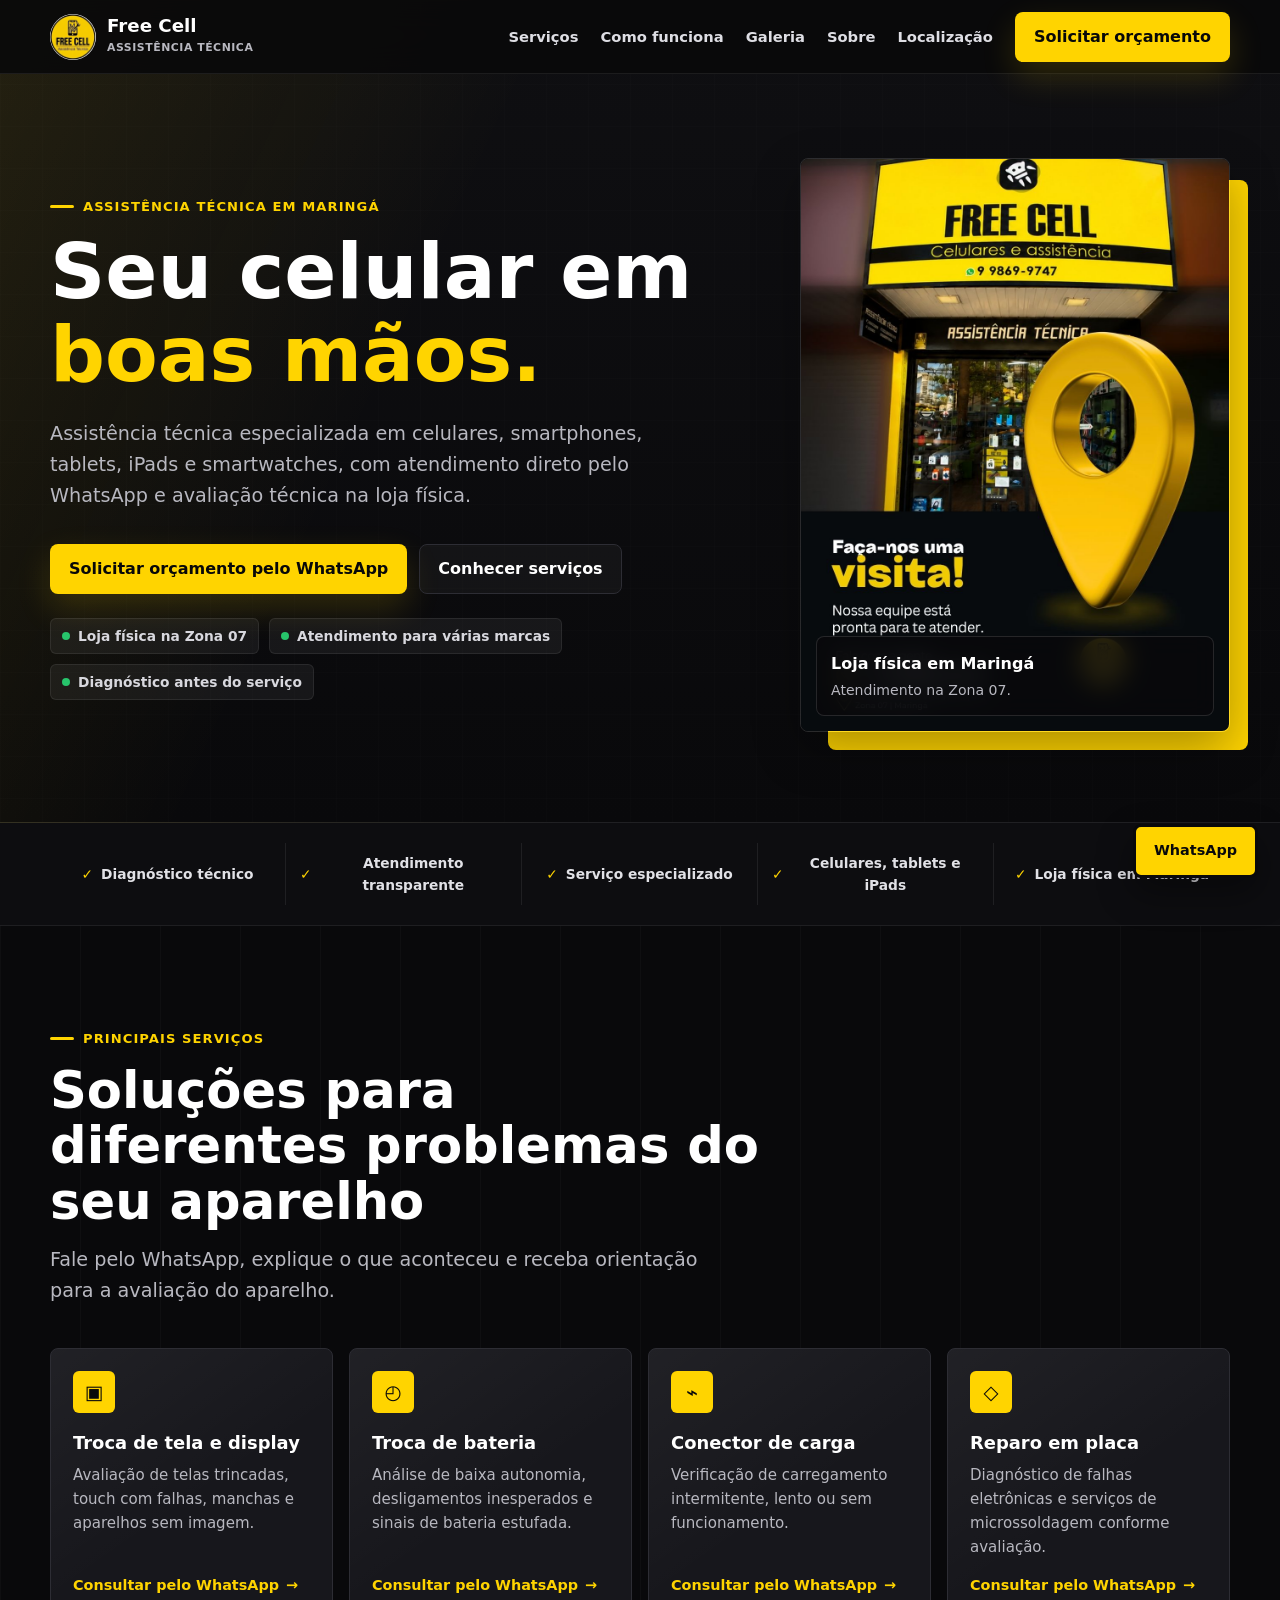
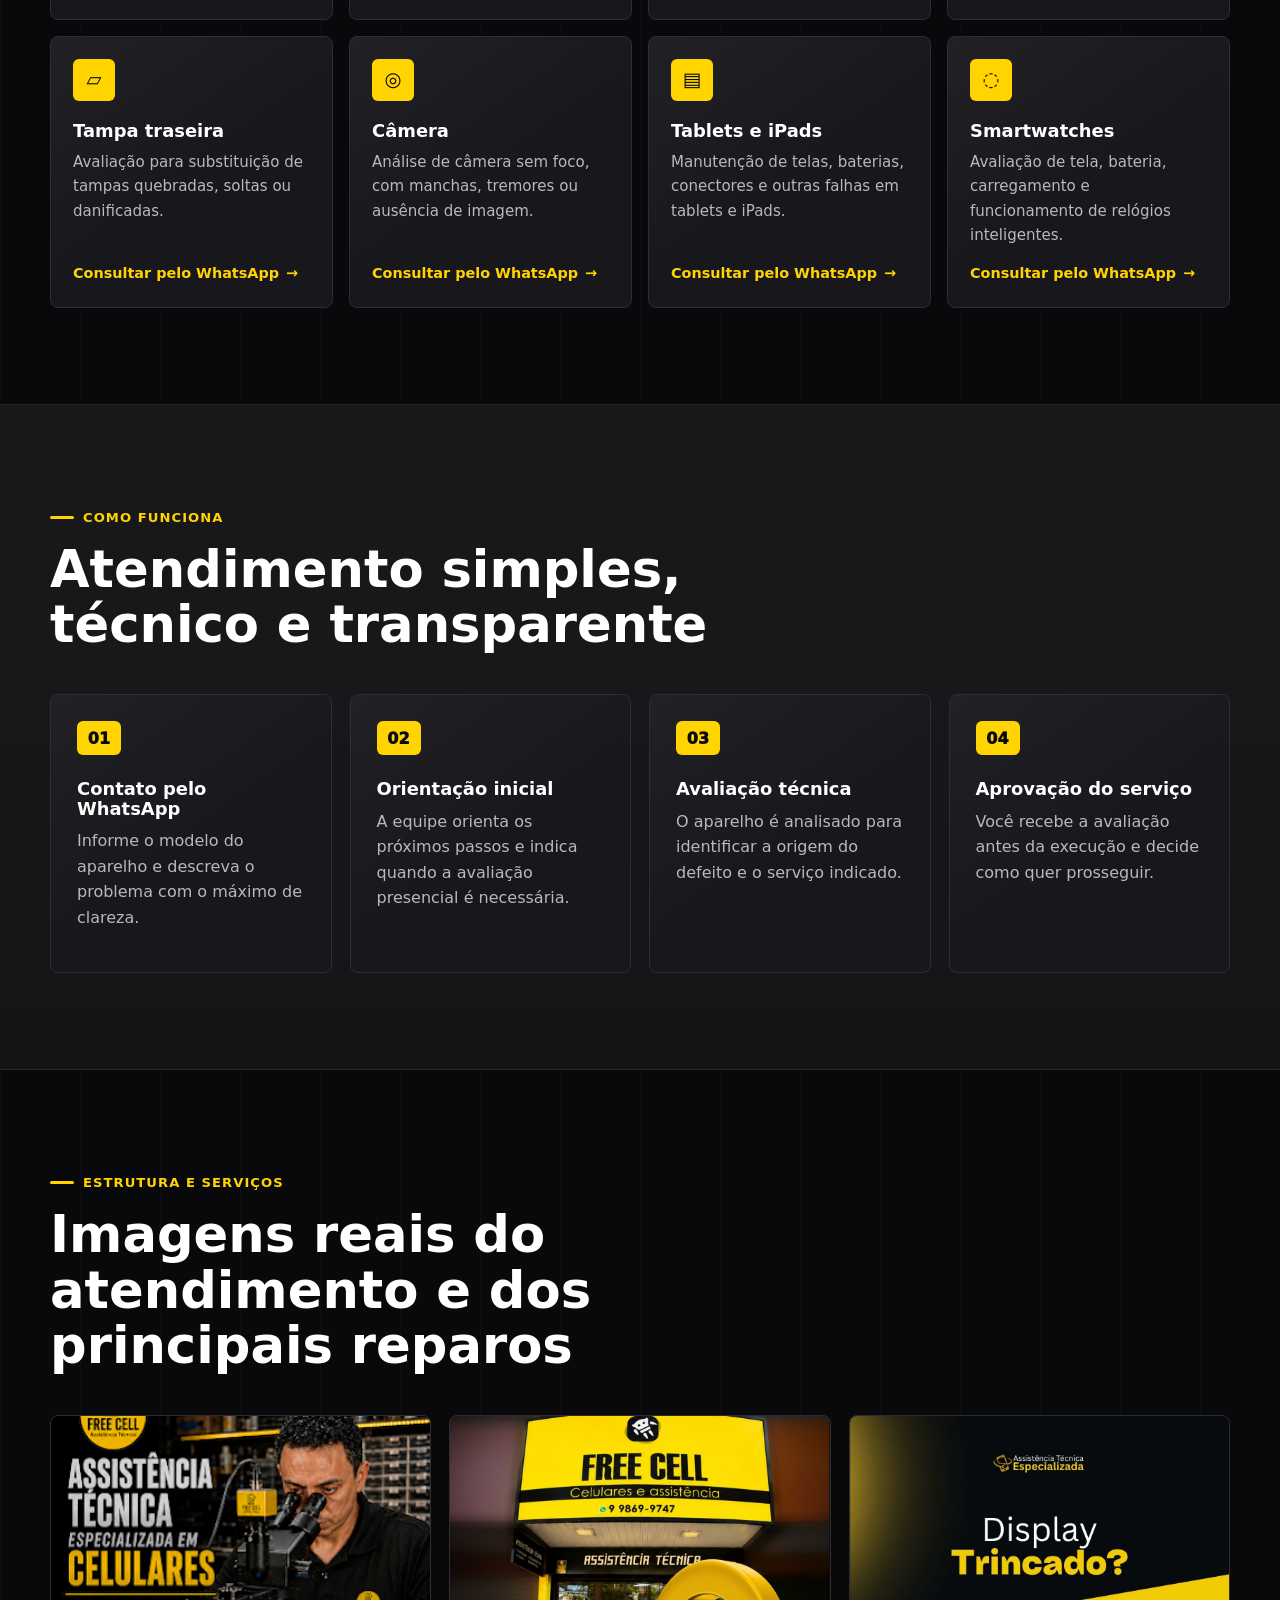
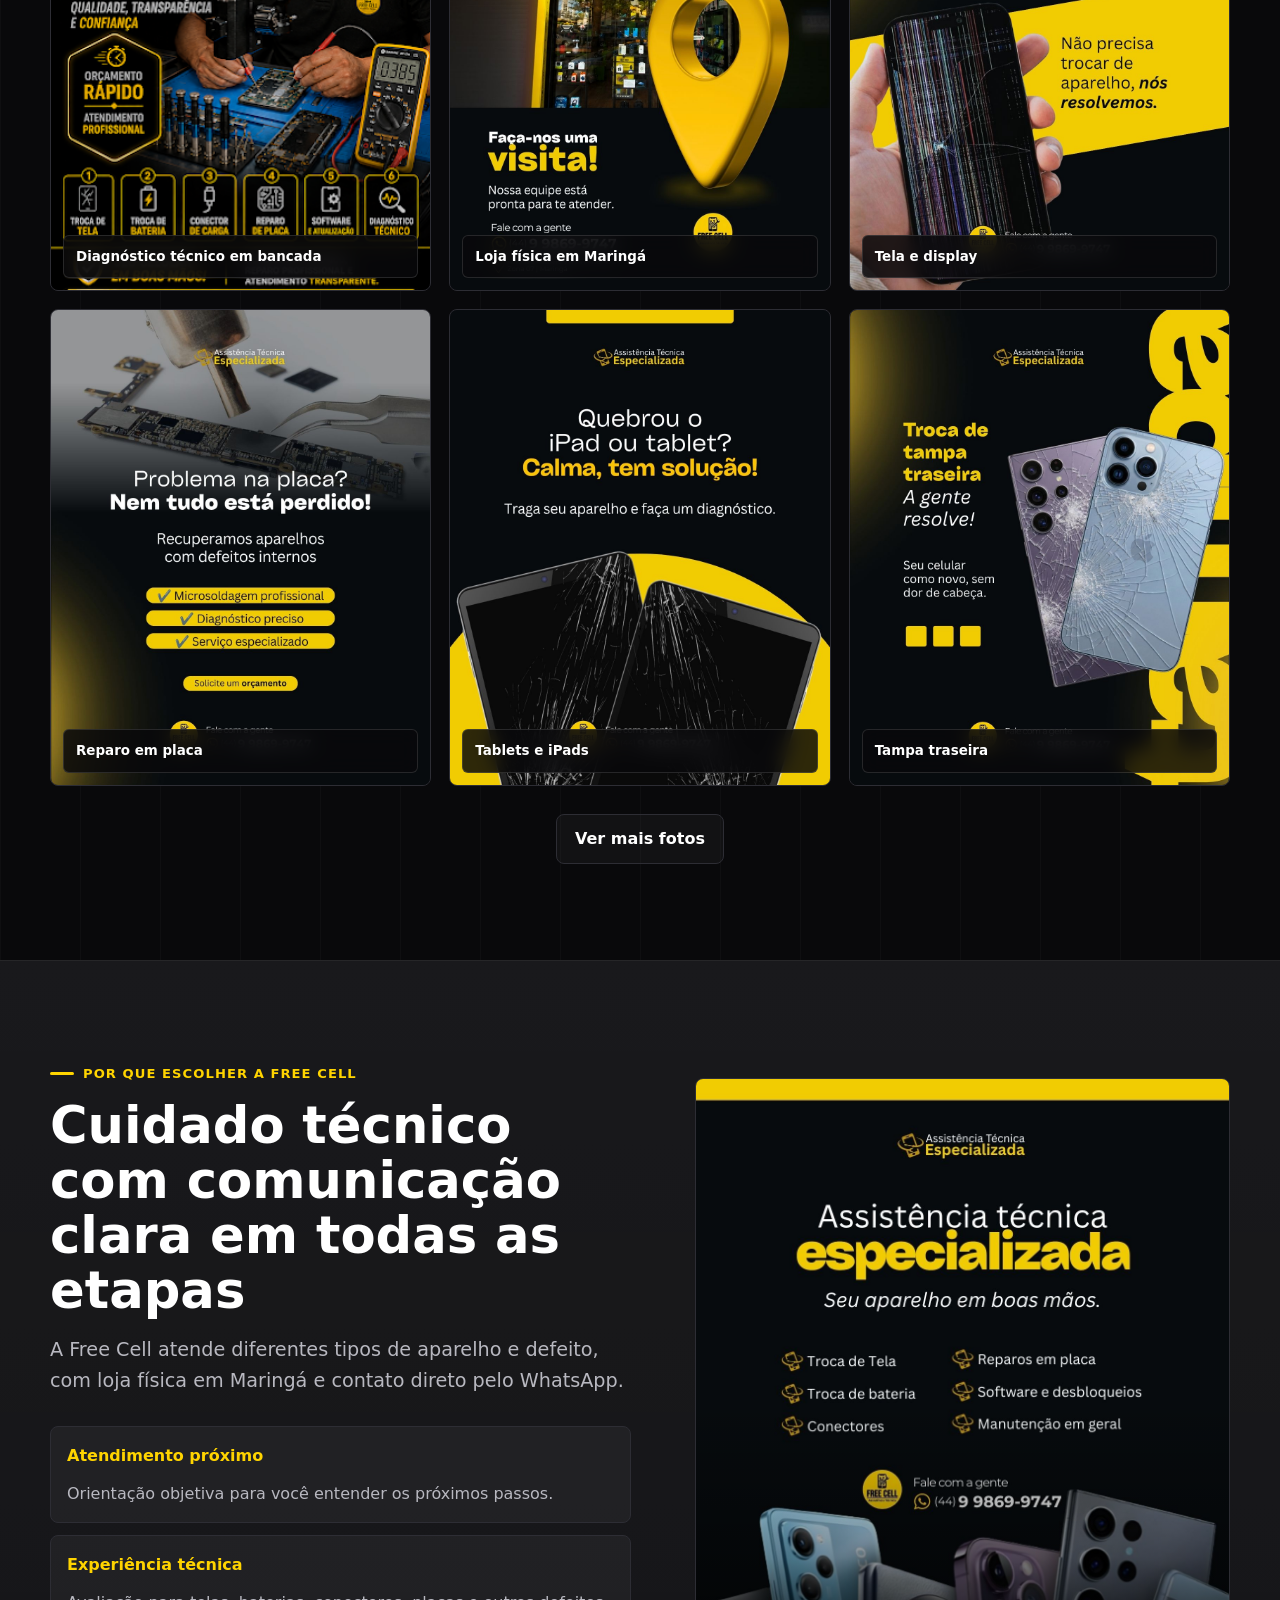
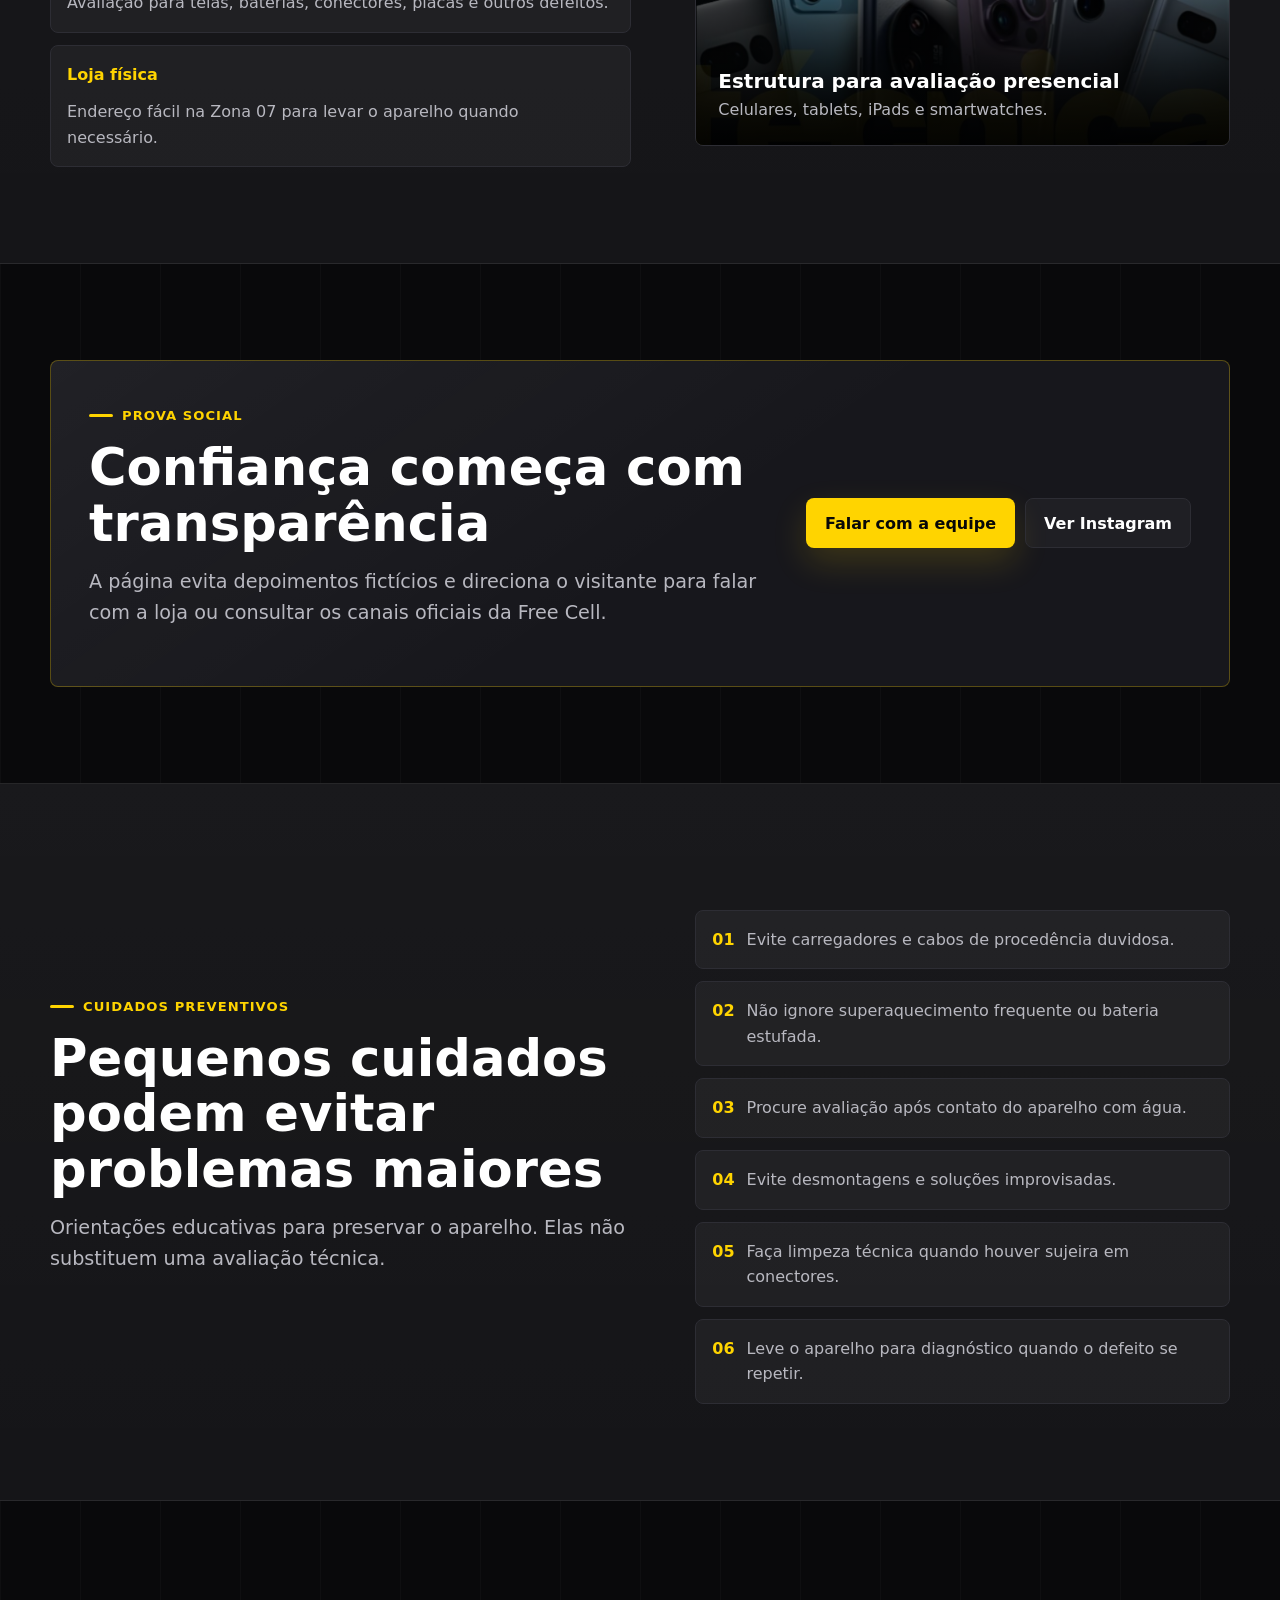
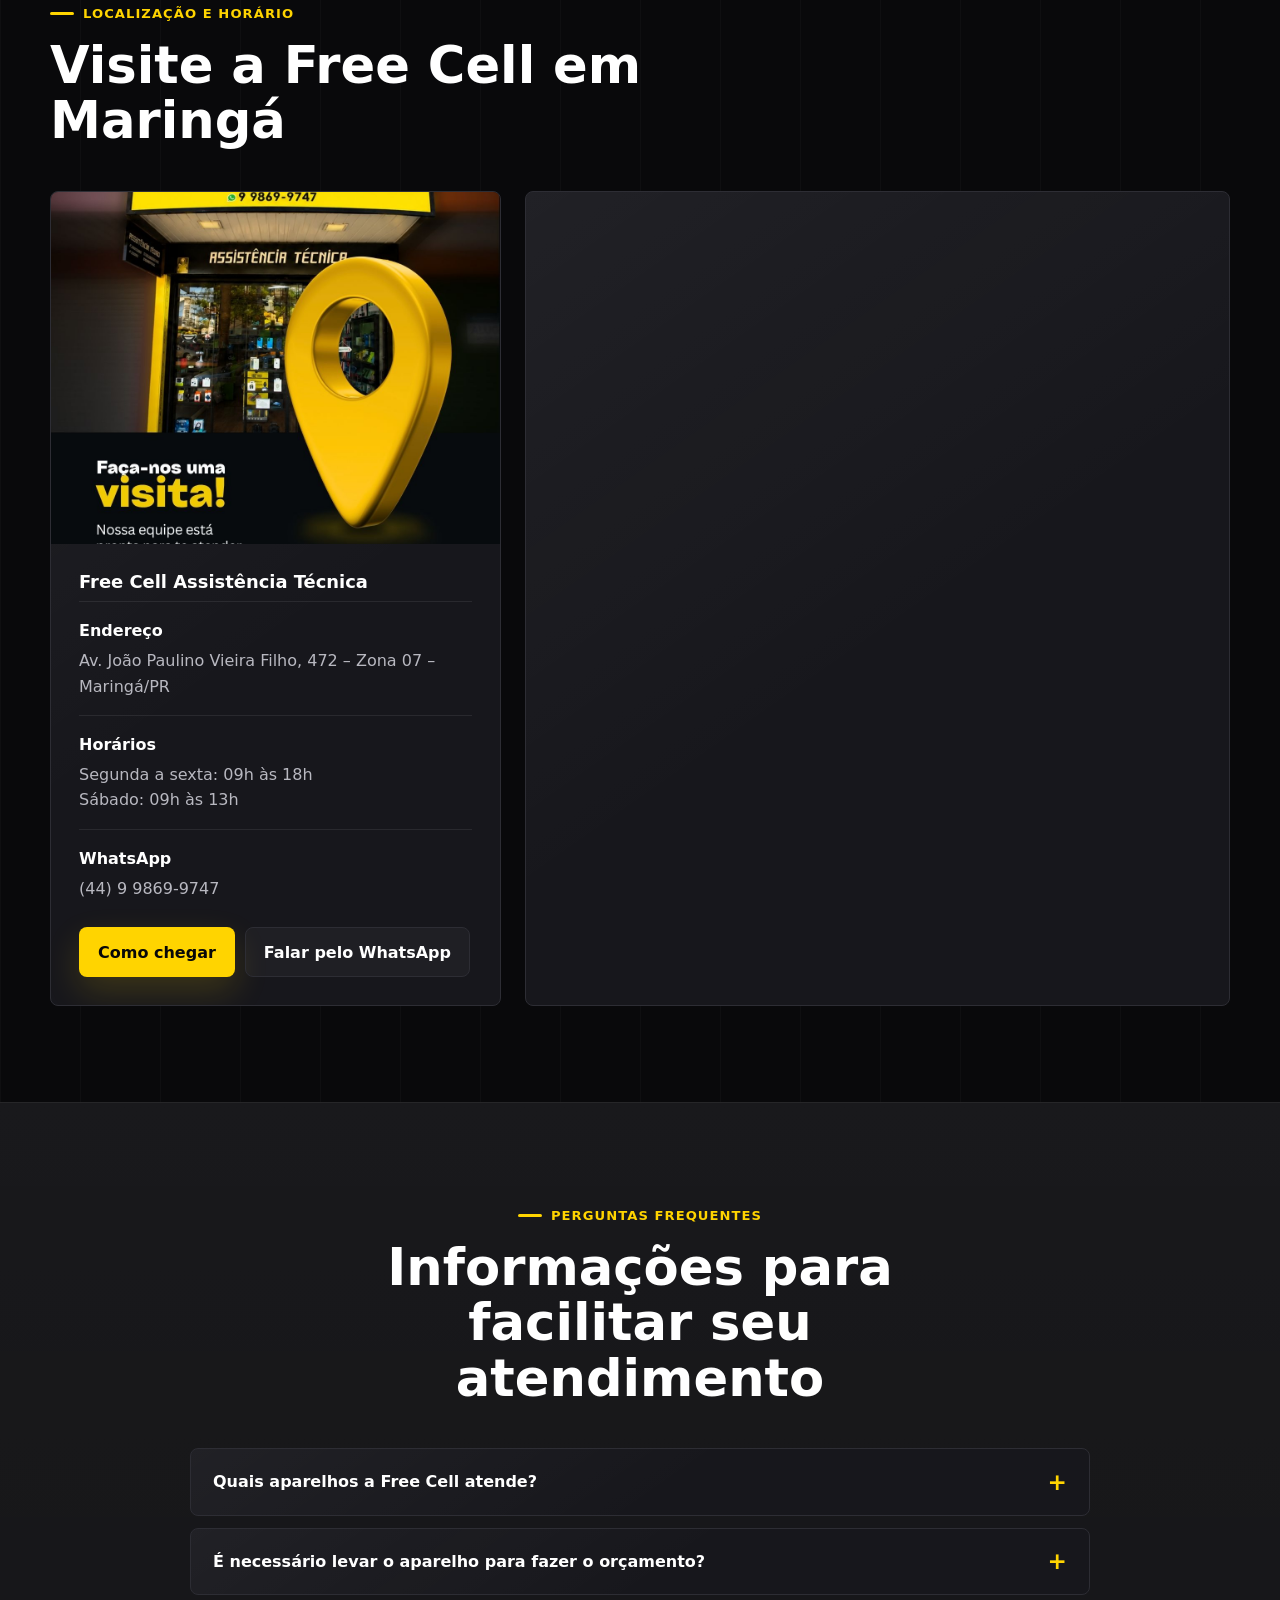
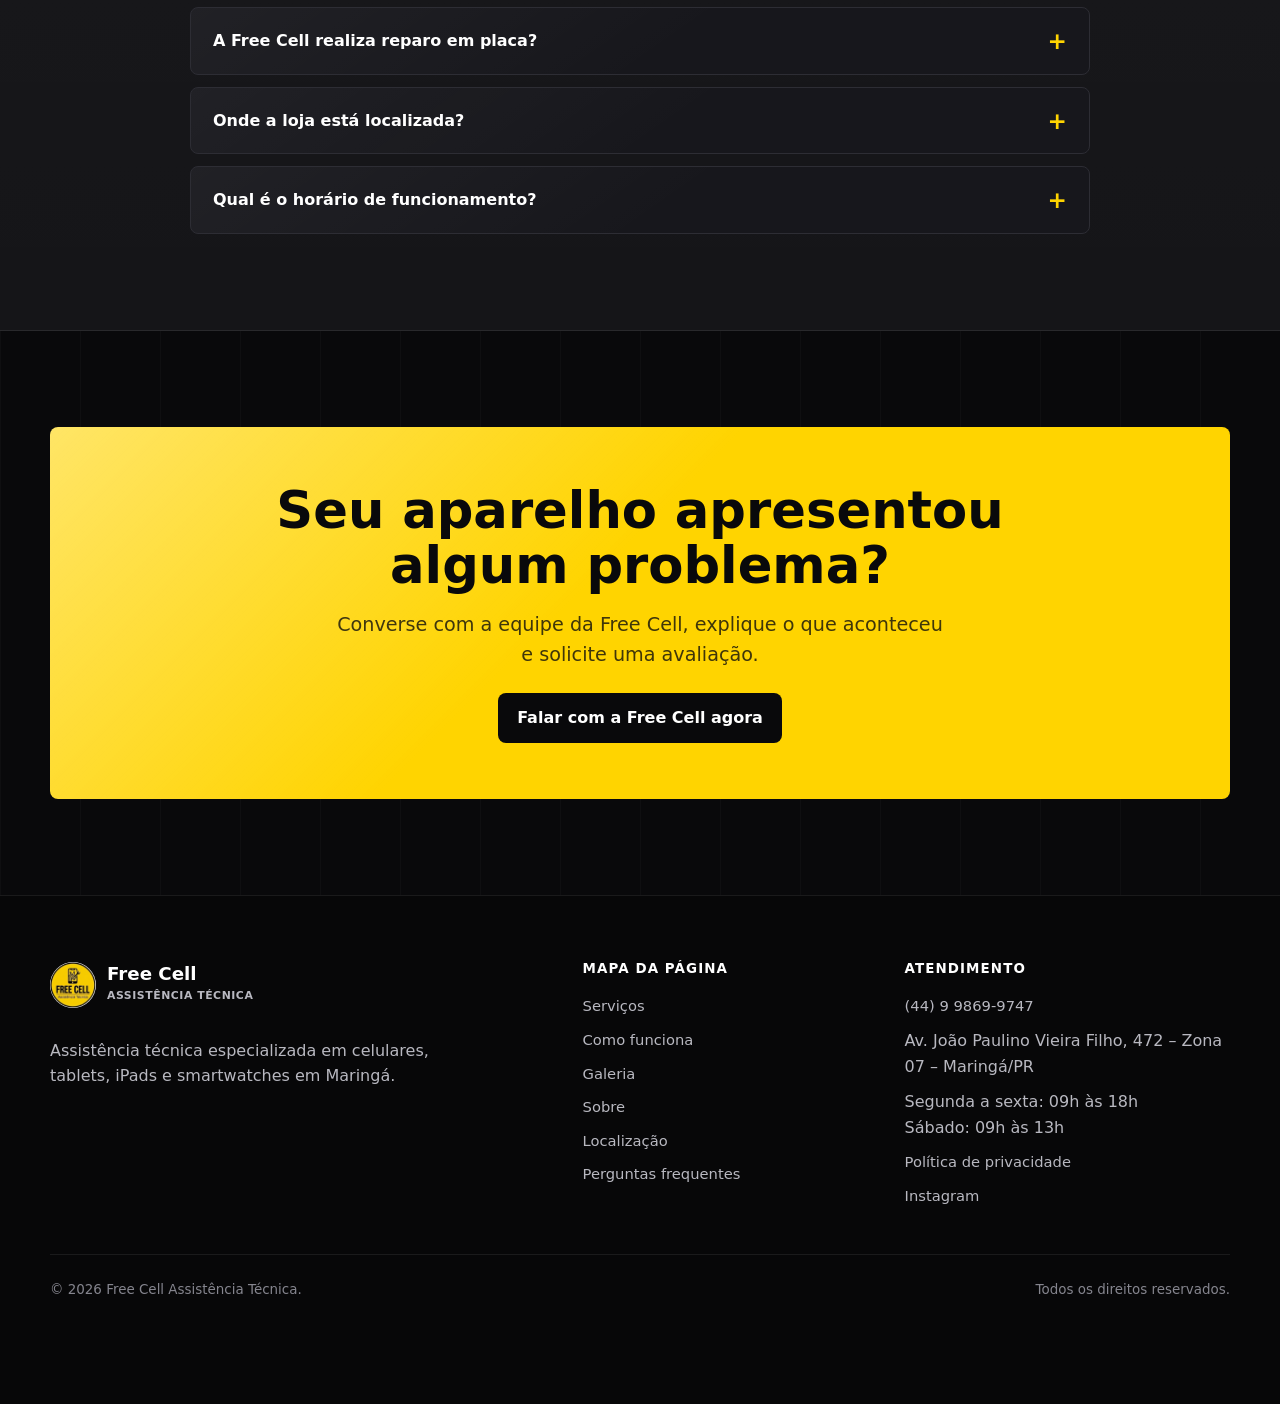
<file: index.html>
<!doctype html>
<html lang="pt-BR">
<head>
  <meta charset="utf-8">
  <meta name="viewport" content="width=device-width, initial-scale=1">

  <title>Assistência Técnica de Celulares em Maringá | Free Cell</title>
  <meta name="description" content="Assistência técnica especializada em celulares, tablets, iPads e smartwatches em Maringá. Fale com a Free Cell e solicite uma avaliação pelo WhatsApp.">
  <meta name="robots" content="index,follow,max-image-preview:large">
  <meta name="theme-color" content="#09090b">
  <link rel="canonical" href="https://freecellmaringa.com.br/">
  <link rel="icon" href="assets/images/logo-free-cell.png" type="image/png">
  <link rel="preload" as="image" href="assets/images/fachada-free-cell.webp.jpg" fetchpriority="high">

  <meta property="og:locale" content="pt_BR">
  <meta property="og:type" content="website">
  <meta property="og:url" content="https://freecellmaringa.com.br/">
  <meta property="og:title" content="Assistência Técnica de Celulares em Maringá | Free Cell">
  <meta property="og:description" content="Assistência técnica especializada em celulares, tablets, iPads e smartwatches em Maringá. Solicite uma avaliação pelo WhatsApp.">
  <meta property="og:image" content="https://freecellmaringa.com.br/assets/images/fachada-free-cell.webp.jpg">
  <meta property="og:image:alt" content="Fachada da loja Free Cell em Maringá">
  <meta property="og:site_name" content="Free Cell Assistência Técnica">

  <link rel="stylesheet" href="css/style.css">
</head>
<body>
  <a class="skip-link" href="#conteudo">Ir para o conteúdo principal</a>

  <header class="site-header">
    <div class="container header-inner">
      <a class="brand" href="#inicio" aria-label="Free Cell, página inicial">
        <span class="brand-mark" aria-hidden="true">
          <img src="assets/images/logo-free-cell.png" width="1536" height="1536" alt="">
        </span>
        <span class="brand-text">
          <strong>Free Cell</strong>
          <small>Assistência Técnica</small>
        </span>
      </a>

      <button class="menu-toggle" type="button" aria-label="Abrir menu" aria-expanded="false" aria-controls="main-nav">
        <span></span>
        <span></span>
        <span></span>
      </button>

      <nav class="nav" id="main-nav" aria-label="Navegação principal">
        <a href="#servicos">Serviços</a>
        <a href="#processo">Como funciona</a>
        <a href="#galeria">Galeria</a>
        <a href="#sobre">Sobre</a>
        <a href="#localizacao">Localização</a>
        <a class="btn btn-primary whatsapp-link" data-track="whatsapp_header" href="#" target="_blank" rel="noopener noreferrer">
          Solicitar orçamento
        </a>
      </nav>
    </div>
  </header>

  <main id="conteudo">
    <section class="hero" id="inicio">
      <div class="container hero-grid">
        <div class="hero-copy">
          <p class="eyebrow">Assistência técnica em Maringá</p>
          <h1>Seu celular em <span class="text-yellow">boas mãos.</span></h1>
          <p class="lead">
            Assistência técnica especializada em celulares, smartphones, tablets, iPads e smartwatches, com atendimento direto pelo WhatsApp e avaliação técnica na loja física.
          </p>

          <div class="hero-actions" aria-label="Ações principais">
            <a class="btn btn-primary whatsapp-link" data-track="whatsapp_hero" href="#" target="_blank" rel="noopener noreferrer">
              Solicitar orçamento pelo WhatsApp
            </a>
            <a class="btn btn-secondary" href="#servicos">Conhecer serviços</a>
          </div>

          <ul class="hero-facts" aria-label="Informações rápidas">
            <li>Loja física na Zona 07</li>
            <li>Atendimento para várias marcas</li>
            <li>Diagnóstico antes do serviço</li>
          </ul>
        </div>

        <figure class="hero-media">
          <img src="assets/images/fachada-free-cell.webp.jpg" width="1080" height="1350" alt="Fachada da loja Free Cell em Maringá com chamada para visita" fetchpriority="high" decoding="async">
          <figcaption>
            <strong>Loja física em Maringá</strong>
            <span>Atendimento na Zona 07.</span>
          </figcaption>
        </figure>
      </div>
    </section>

    <section class="trust-strip" aria-label="Diferenciais da Free Cell">
      <div class="container">
        <ul class="trust-list">
          <li>Diagnóstico técnico</li>
          <li>Atendimento transparente</li>
          <li>Serviço especializado</li>
          <li>Celulares, tablets e iPads</li>
          <li>Loja física em Maringá</li>
        </ul>
      </div>
    </section>

    <section class="section" id="servicos">
      <div class="container">
        <div class="section-heading">
          <p class="eyebrow">Principais serviços</p>
          <h2>Soluções para diferentes problemas do seu aparelho</h2>
          <p class="lead">
            Fale pelo WhatsApp, explique o que aconteceu e receba orientação para a avaliação do aparelho.
          </p>
        </div>

        <div class="services-grid">
          <article class="service-card">
            <span class="service-icon" aria-hidden="true">▣</span>
            <h3>Troca de tela e display</h3>
            <p>Avaliação de telas trincadas, touch com falhas, manchas e aparelhos sem imagem.</p>
            <a class="service-link whatsapp-service" data-service="troca de tela ou display" href="#">Consultar pelo WhatsApp</a>
          </article>

          <article class="service-card">
            <span class="service-icon" aria-hidden="true">◴</span>
            <h3>Troca de bateria</h3>
            <p>Análise de baixa autonomia, desligamentos inesperados e sinais de bateria estufada.</p>
            <a class="service-link whatsapp-service" data-service="troca de bateria" href="#">Consultar pelo WhatsApp</a>
          </article>

          <article class="service-card">
            <span class="service-icon" aria-hidden="true">⌁</span>
            <h3>Conector de carga</h3>
            <p>Verificação de carregamento intermitente, lento ou sem funcionamento.</p>
            <a class="service-link whatsapp-service" data-service="reparo do conector de carga" href="#">Consultar pelo WhatsApp</a>
          </article>

          <article class="service-card">
            <span class="service-icon" aria-hidden="true">◇</span>
            <h3>Reparo em placa</h3>
            <p>Diagnóstico de falhas eletrônicas e serviços de microssoldagem conforme avaliação.</p>
            <a class="service-link whatsapp-service" data-service="reparo em placa e microssoldagem" href="#">Consultar pelo WhatsApp</a>
          </article>

          <article class="service-card">
            <span class="service-icon" aria-hidden="true">▱</span>
            <h3>Tampa traseira</h3>
            <p>Avaliação para substituição de tampas quebradas, soltas ou danificadas.</p>
            <a class="service-link whatsapp-service" data-service="troca de tampa traseira" href="#">Consultar pelo WhatsApp</a>
          </article>

          <article class="service-card">
            <span class="service-icon" aria-hidden="true">◎</span>
            <h3>Câmera</h3>
            <p>Análise de câmera sem foco, com manchas, tremores ou ausência de imagem.</p>
            <a class="service-link whatsapp-service" data-service="reparo de câmera" href="#">Consultar pelo WhatsApp</a>
          </article>

          <article class="service-card">
            <span class="service-icon" aria-hidden="true">▤</span>
            <h3>Tablets e iPads</h3>
            <p>Manutenção de telas, baterias, conectores e outras falhas em tablets e iPads.</p>
            <a class="service-link whatsapp-service" data-service="manutenção de tablet ou iPad" href="#">Consultar pelo WhatsApp</a>
          </article>

          <article class="service-card">
            <span class="service-icon" aria-hidden="true">◌</span>
            <h3>Smartwatches</h3>
            <p>Avaliação de tela, bateria, carregamento e funcionamento de relógios inteligentes.</p>
            <a class="service-link whatsapp-service" data-service="manutenção de smartwatch" href="#">Consultar pelo WhatsApp</a>
          </article>
        </div>
      </div>
    </section>

    <section class="section section-soft" id="processo">
      <div class="container">
        <div class="section-heading">
          <p class="eyebrow">Como funciona</p>
          <h2>Atendimento simples, técnico e transparente</h2>
        </div>

        <div class="steps">
          <article class="step">
            <span class="step-number">01</span>
            <h3>Contato pelo WhatsApp</h3>
            <p>Informe o modelo do aparelho e descreva o problema com o máximo de clareza.</p>
          </article>

          <article class="step">
            <span class="step-number">02</span>
            <h3>Orientação inicial</h3>
            <p>A equipe orienta os próximos passos e indica quando a avaliação presencial é necessária.</p>
          </article>

          <article class="step">
            <span class="step-number">03</span>
            <h3>Avaliação técnica</h3>
            <p>O aparelho é analisado para identificar a origem do defeito e o serviço indicado.</p>
          </article>

          <article class="step">
            <span class="step-number">04</span>
            <h3>Aprovação do serviço</h3>
            <p>Você recebe a avaliação antes da execução e decide como quer prosseguir.</p>
          </article>
        </div>
      </div>
    </section>

    <section class="section" id="galeria">
      <div class="container">
        <div class="section-heading">
          <p class="eyebrow">Estrutura e serviços</p>
          <h2>Imagens reais do atendimento e dos principais reparos</h2>
        </div>

        <div class="gallery-grid" id="gallery-grid">
          <figure class="gallery-item">
            <img src="assets/images/tecnico-free-cell.webp.webp" width="340" height="510" loading="lazy" decoding="async" alt="Técnico realizando análise eletrônica em bancada">
            <figcaption>Diagnóstico técnico em bancada</figcaption>
          </figure>

          <figure class="gallery-item">
            <img src="assets/images/fachada-free-cell.webp.jpg" width="1080" height="1350" loading="lazy" decoding="async" alt="Fachada da loja Free Cell em Maringá com chamada para visita">
            <figcaption>Loja física em Maringá</figcaption>
          </figure>

          <figure class="gallery-item">
            <img src="assets/images/display-trincado.jpg.jpg" width="1080" height="1350" loading="lazy" decoding="async" alt="Celular com display trincado para avaliação">
            <figcaption>Tela e display</figcaption>
          </figure>

          <figure class="gallery-item">
            <img src="assets/images/reparo-placa-microssoldagem.jpg.jpg" width="1080" height="1350" loading="lazy" decoding="async" alt="Reparo em placa de celular com ferramentas técnicas">
            <figcaption>Reparo em placa</figcaption>
          </figure>

          <figure class="gallery-item">
            <img src="assets/images/reparo-tablet-ipad.jpg.jpg" width="1080" height="1350" loading="lazy" decoding="async" alt="Tablet aberto para manutenção técnica">
            <figcaption>Tablets e iPads</figcaption>
          </figure>

          <figure class="gallery-item">
            <img src="assets/images/troca-tampa-traseira.jpg.jpg" width="1080" height="1350" loading="lazy" decoding="async" alt="Smartphone com tampa traseira danificada">
            <figcaption>Tampa traseira</figcaption>
          </figure>

          <figure class="gallery-item gallery-extra" hidden>
            <img src="assets/images/assistencia-tecnica-especializada.jpg.jpg" width="1080" height="1350" loading="lazy" decoding="async" alt="Ferramentas para assistência técnica especializada">
            <figcaption>Assistência especializada</figcaption>
          </figure>

          <figure class="gallery-item gallery-extra" hidden>
            <img src="assets/images/assistencia-tablet-ipad.jpg.jpg" width="1080" height="1350" loading="lazy" decoding="async" alt="Tablet em avaliação para reparo">
            <figcaption>Assistência para tablets</figcaption>
          </figure>

          <figure class="gallery-item gallery-extra" hidden>
            <img src="assets/images/celular-molhado.jpg.jpg" width="1080" height="1350" loading="lazy" decoding="async" alt="Celular após contato com líquido">
            <figcaption>Aparelho molhado</figcaption>
          </figure>

          <figure class="gallery-item gallery-extra" hidden>
            <img src="assets/images/celular-superaquecendo.jpg.jpg" width="1080" height="1350" loading="lazy" decoding="async" alt="Celular com sinal de superaquecimento">
            <figcaption>Superaquecimento</figcaption>
          </figure>

          <figure class="gallery-item gallery-extra" hidden>
            <img src="assets/images/celular-lento-travando.jpg.jpg" width="1080" height="1350" loading="lazy" decoding="async" alt="Celular com falhas de desempenho para diagnóstico">
            <figcaption>Lentidão e travamentos</figcaption>
          </figure>

          <figure class="gallery-item gallery-extra" hidden>
            <img src="assets/images/checklist-manutencao.jpg.jpg" width="1080" height="1350" loading="lazy" decoding="async" alt="Checklist de manutenção preventiva">
            <figcaption>Manutenção preventiva</figcaption>
          </figure>
        </div>

        <div class="gallery-actions">
          <button class="btn btn-secondary" id="gallery-more" type="button" aria-controls="gallery-grid" aria-expanded="false">
            Ver mais fotos
          </button>
        </div>
      </div>
    </section>

    <section class="section section-soft" id="sobre">
      <div class="container two-columns">
        <div>
          <p class="eyebrow">Por que escolher a Free Cell</p>
          <h2>Cuidado técnico com comunicação clara em todas as etapas</h2>
          <p class="lead">
            A Free Cell atende diferentes tipos de aparelho e defeito, com loja física em Maringá e contato direto pelo WhatsApp.
          </p>

          <ul class="feature-list">
            <li><strong>Atendimento próximo</strong><span>Orientação objetiva para você entender os próximos passos.</span></li>
            <li><strong>Experiência técnica</strong><span>Avaliação para telas, baterias, conectores, placas e outros defeitos.</span></li>
            <li><strong>Loja física</strong><span>Endereço fácil na Zona 07 para levar o aparelho quando necessário.</span></li>
          </ul>
        </div>

        <figure class="institutional-panel">
          <img src="assets/images/assistencia-tecnica-especializada.jpg.jpg" width="1080" height="1350" loading="lazy" decoding="async" alt="Bancada técnica com ferramentas para manutenção de celulares">
          <figcaption>
            <strong>Estrutura para avaliação presencial</strong>
            <span>Celulares, tablets, iPads e smartwatches.</span>
          </figcaption>
        </figure>
      </div>
    </section>

    <section class="section" id="avaliacoes">
      <div class="container reviews-card">
        <div>
          <p class="eyebrow">Prova social</p>
          <h2>Confiança começa com transparência</h2>
          <p class="lead">
            A página evita depoimentos fictícios e direciona o visitante para falar com a loja ou consultar os canais oficiais da Free Cell.
          </p>
        </div>

        <div class="review-actions">
          <a class="btn btn-primary whatsapp-link" data-track="whatsapp_reviews" href="#" target="_blank" rel="noopener noreferrer">
            Falar com a equipe
          </a>
          <a id="instagram-link-main" class="btn btn-secondary optional-link" href="#" target="_blank" rel="noopener noreferrer" hidden>
            Ver Instagram
          </a>
        </div>
      </div>
    </section>

    <section class="section section-soft" id="dicas">
      <div class="container two-columns">
        <div>
          <p class="eyebrow">Cuidados preventivos</p>
          <h2>Pequenos cuidados podem evitar problemas maiores</h2>
          <p class="lead">Orientações educativas para preservar o aparelho. Elas não substituem uma avaliação técnica.</p>
        </div>

        <ul class="tip-list">
          <li><strong>01</strong><span>Evite carregadores e cabos de procedência duvidosa.</span></li>
          <li><strong>02</strong><span>Não ignore superaquecimento frequente ou bateria estufada.</span></li>
          <li><strong>03</strong><span>Procure avaliação após contato do aparelho com água.</span></li>
          <li><strong>04</strong><span>Evite desmontagens e soluções improvisadas.</span></li>
          <li><strong>05</strong><span>Faça limpeza técnica quando houver sujeira em conectores.</span></li>
          <li><strong>06</strong><span>Leve o aparelho para diagnóstico quando o defeito se repetir.</span></li>
        </ul>
      </div>
    </section>

    <section class="section" id="localizacao">
      <div class="container">
        <div class="section-heading">
          <p class="eyebrow">Localização e horário</p>
          <h2>Visite a Free Cell em Maringá</h2>
        </div>

        <div class="location-grid">
          <article class="location-card">
            <img class="location-photo" src="assets/images/fachada-free-cell.webp.jpg" width="1080" height="1350" loading="lazy" decoding="async" alt="Entrada da loja Free Cell na Avenida João Paulino Vieira Filho em Maringá">

            <div class="location-content">
              <h3>Free Cell Assistência Técnica</h3>

              <dl class="contact-list">
                <div>
                  <dt>Endereço</dt>
                  <dd data-company="address"></dd>
                </div>
                <div>
                  <dt>Horários</dt>
                  <dd data-company="hours"></dd>
                </div>
                <div>
                  <dt>WhatsApp</dt>
                  <dd data-company="phone"></dd>
                </div>
              </dl>

              <div class="location-actions">
                <a id="directions-button" class="btn btn-primary" href="#" target="_blank" rel="noopener noreferrer" data-track="directions_location">
                  Como chegar
                </a>
                <a class="btn btn-secondary whatsapp-link" data-track="whatsapp_location" href="#" target="_blank" rel="noopener noreferrer">
                  Falar pelo WhatsApp
                </a>
              </div>
            </div>
          </article>

          <div class="map-card">
            <iframe id="company-map" title="Mapa com a localização da Free Cell em Maringá" loading="lazy" referrerpolicy="no-referrer-when-downgrade" allowfullscreen></iframe>
          </div>
        </div>
      </div>
    </section>

    <section class="section section-soft" id="faq">
      <div class="container">
        <div class="section-heading section-heading-center">
          <p class="eyebrow">Perguntas frequentes</p>
          <h2>Informações para facilitar seu atendimento</h2>
        </div>

        <div class="faq-list">
          <details>
            <summary>Quais aparelhos a Free Cell atende?</summary>
            <div class="faq-answer">Celulares, smartphones, tablets, iPads e smartwatches de diferentes marcas e modelos. A disponibilidade do serviço depende da avaliação do aparelho.</div>
          </details>

          <details>
            <summary>É necessário levar o aparelho para fazer o orçamento?</summary>
            <div class="faq-answer">Você pode iniciar pelo WhatsApp. Para confirmar diagnóstico e serviço indicado, pode ser necessário levar o aparelho à loja.</div>
          </details>

          <details>
            <summary>A Free Cell realiza reparo em placa?</summary>
            <div class="faq-answer">A equipe realiza avaliação de falhas eletrônicas e serviços de microssoldagem conforme o defeito identificado.</div>
          </details>

          <details>
            <summary>Onde a loja está localizada?</summary>
            <div class="faq-answer">A Free Cell fica na Avenida João Paulino Vieira Filho, 472, Zona 07, em Maringá, Paraná.</div>
          </details>

          <details>
            <summary>Qual é o horário de funcionamento?</summary>
            <div class="faq-answer">De segunda a sexta-feira, das 09h às 18h, e aos sábados, das 09h às 13h.</div>
          </details>
        </div>
      </div>
    </section>

    <section class="section" id="contato">
      <div class="container">
        <div class="final-cta">
          <h2>Seu aparelho apresentou algum problema?</h2>
          <p>Converse com a equipe da Free Cell, explique o que aconteceu e solicite uma avaliação.</p>
          <a class="btn whatsapp-link" data-track="whatsapp_final" href="#" target="_blank" rel="noopener noreferrer">
            Falar com a Free Cell agora
          </a>
        </div>
      </div>
    </section>
  </main>

  <footer class="site-footer">
    <div class="container footer-grid">
      <div>
        <a class="brand" href="#inicio" aria-label="Free Cell, voltar ao início">
          <span class="brand-mark" aria-hidden="true">
            <img src="assets/images/logo-free-cell.png" width="1536" height="1536" alt="">
          </span>
          <span class="brand-text">
            <strong>Free Cell</strong>
            <small>Assistência Técnica</small>
          </span>
        </a>
        <p class="footer-about">Assistência técnica especializada em celulares, tablets, iPads e smartwatches em Maringá.</p>
      </div>

      <nav class="footer-links" aria-label="Navegação do rodapé">
        <h3>Mapa da página</h3>
        <a href="#servicos">Serviços</a>
        <a href="#processo">Como funciona</a>
        <a href="#galeria">Galeria</a>
        <a href="#sobre">Sobre</a>
        <a href="#localizacao">Localização</a>
        <a href="#faq">Perguntas frequentes</a>
      </nav>

      <div class="footer-links">
        <h3>Atendimento</h3>
        <a class="whatsapp-link" href="#" target="_blank" rel="noopener noreferrer"><span data-company="phone"></span></a>
        <span data-company="address"></span>
        <span data-company="hours"></span>
        <button class="footer-button" id="privacy-button" type="button">Política de privacidade</button>
        <a id="instagram-link" href="#" target="_blank" rel="noopener noreferrer" hidden>Instagram</a>
      </div>
    </div>

    <div class="container copyright">
      <span>© <span id="current-year"></span> Free Cell Assistência Técnica.</span>
      <span>Todos os direitos reservados.</span>
    </div>
  </footer>

  <a class="floating-whatsapp whatsapp-link" href="#" target="_blank" rel="noopener noreferrer" aria-label="Solicitar orçamento pelo WhatsApp" data-track="whatsapp_floating">
    WhatsApp
  </a>

  <div class="mobile-action-bar" aria-label="Ações rápidas">
    <a class="btn btn-primary whatsapp-link" href="#" target="_blank" rel="noopener noreferrer" data-track="whatsapp_mobile_bar">Pedir orçamento</a>
    <a id="mobile-directions-button" class="btn btn-secondary" href="#" target="_blank" rel="noopener noreferrer" data-track="directions_mobile_bar">Como chegar</a>
  </div>

  <dialog id="privacy-dialog" aria-labelledby="privacy-title">
    <div class="dialog-inner">
      <div class="dialog-header">
        <h2 id="privacy-title">Política de privacidade</h2>
        <button class="dialog-close" type="button" aria-label="Fechar">×</button>
      </div>

      <p>
        Esta página não possui formulário próprio e não solicita dados pessoais diretamente. Ao clicar no WhatsApp, mapa, Instagram ou outros serviços externos, o visitante será direcionado à respectiva plataforma.
      </p>
      <p>
        Ferramentas de análise ou publicidade somente devem ser ativadas com os identificadores oficiais e a configuração adequada de consentimento e privacidade.
      </p>
      <p>
        Para dúvidas sobre atendimento, fale com a Free Cell pelo WhatsApp informado nesta página.
      </p>
    </div>
  </dialog>

  <script src="js/script.js"></script>
</body>
</html>
</file>
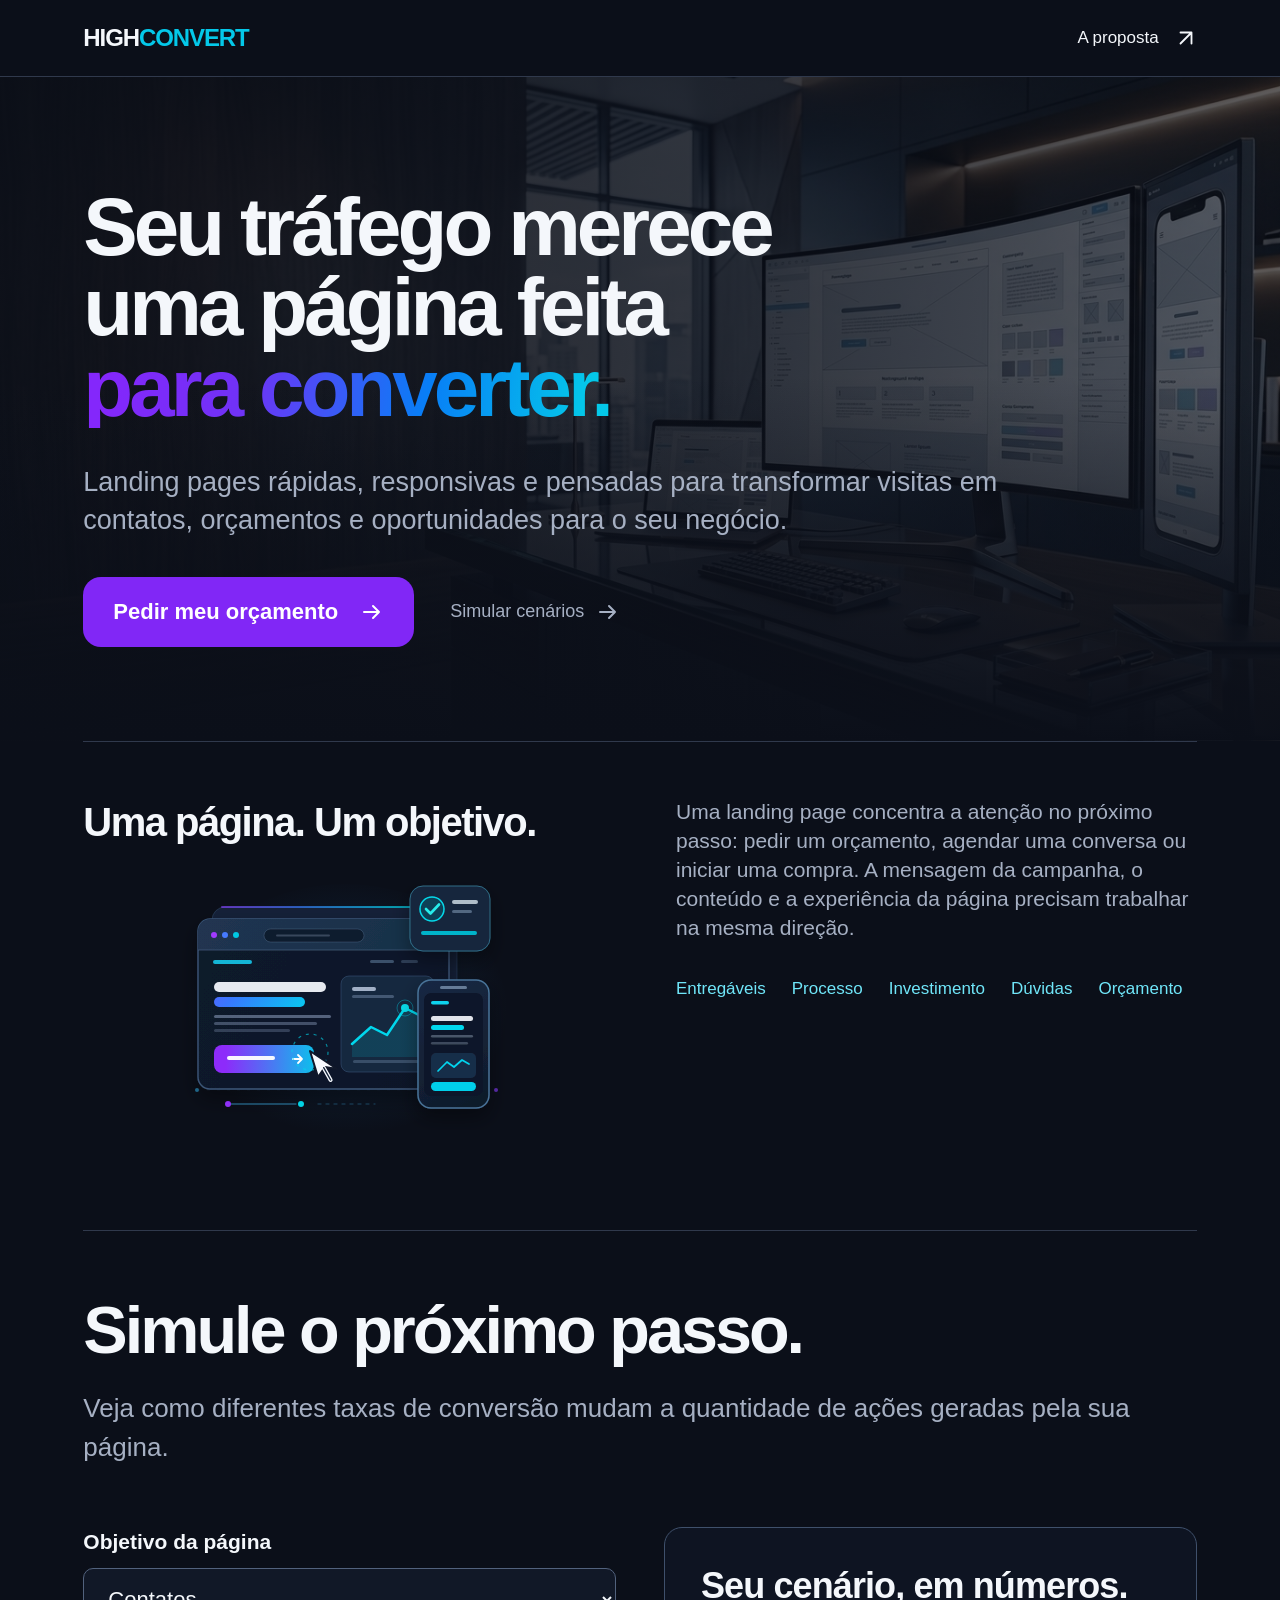
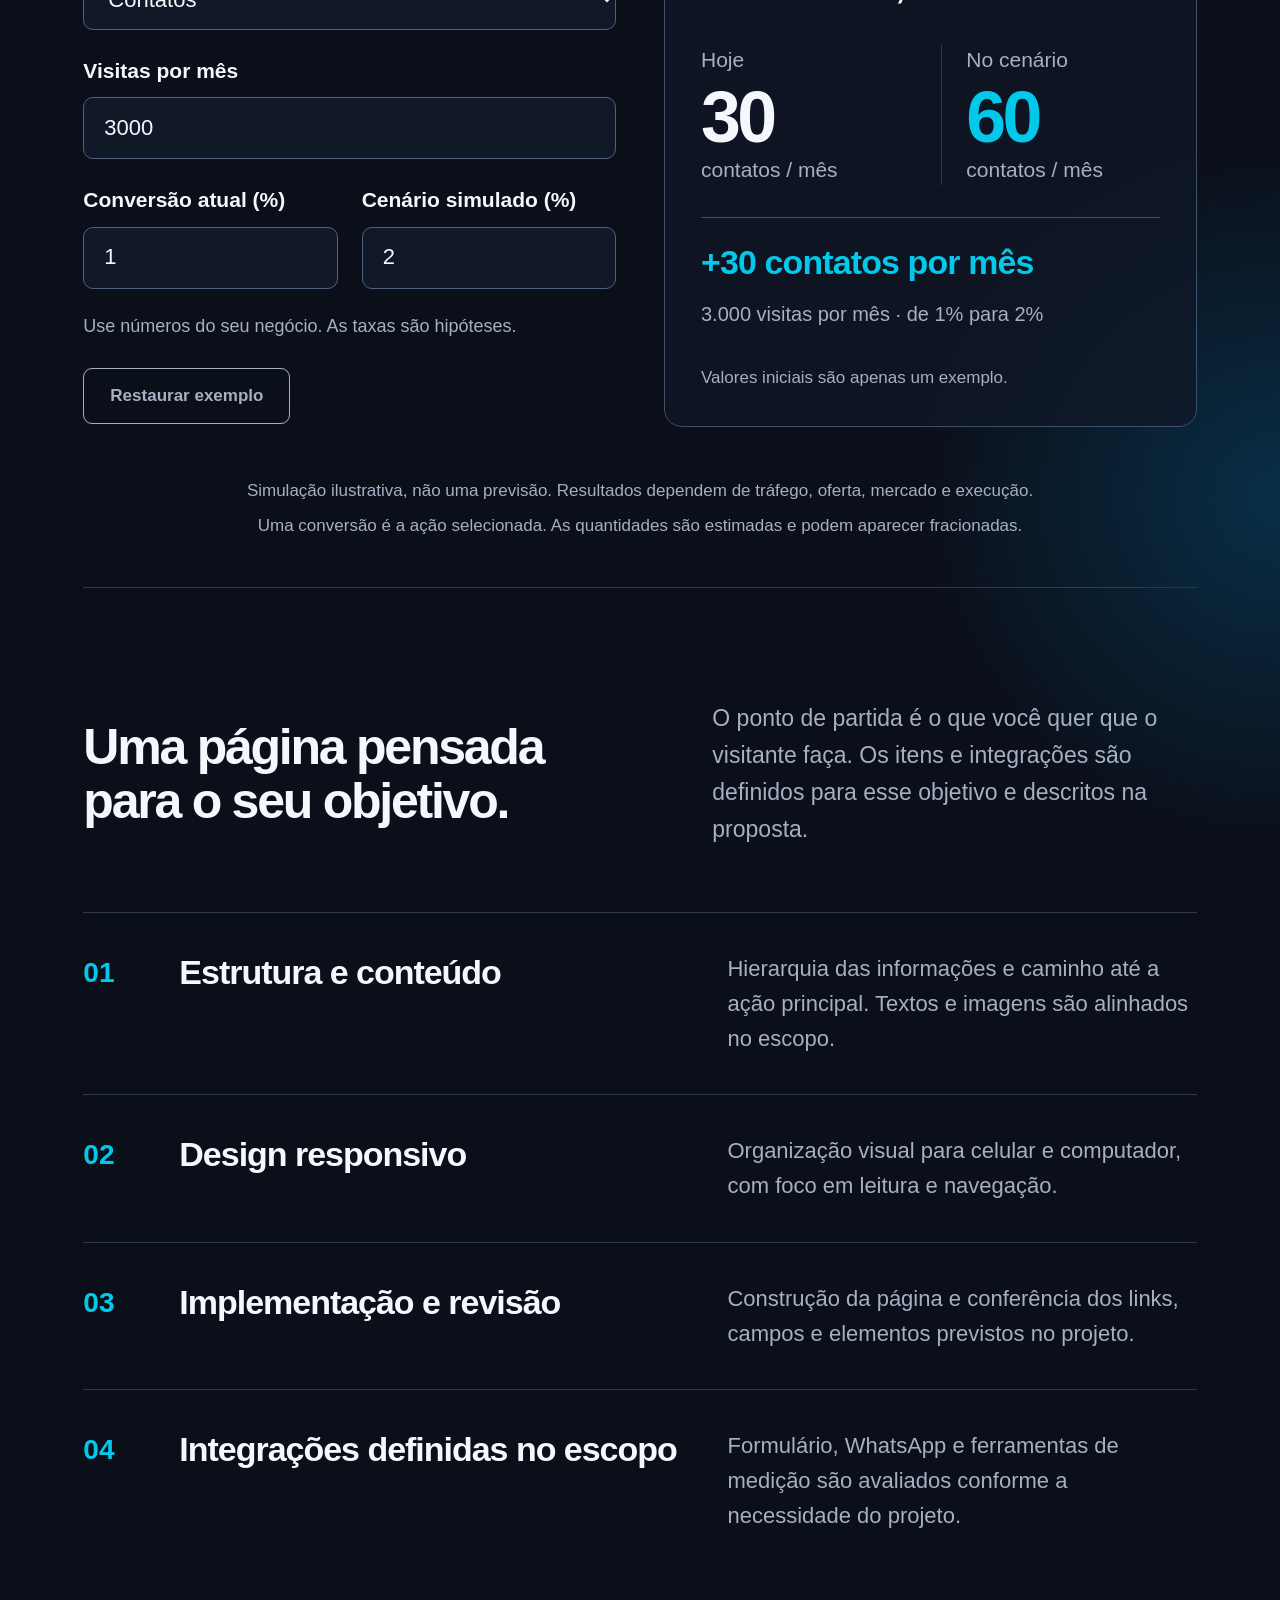
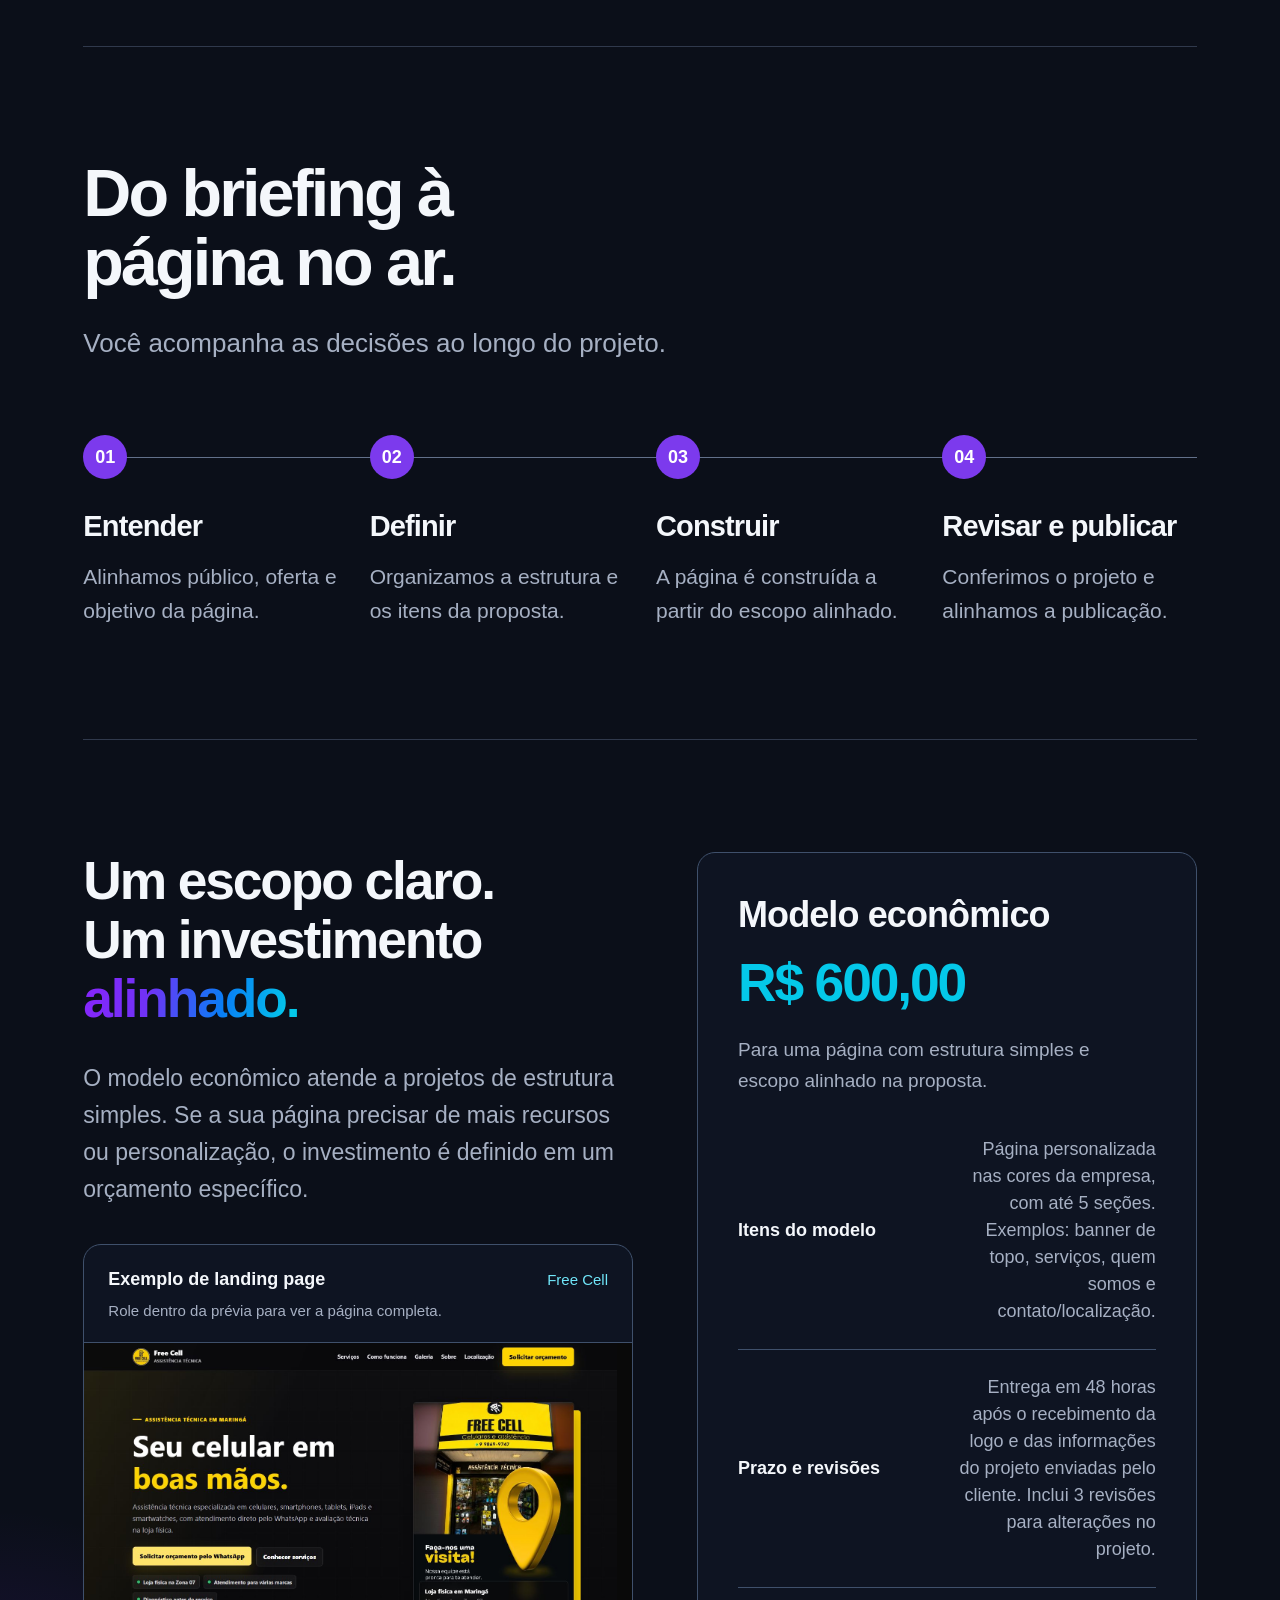
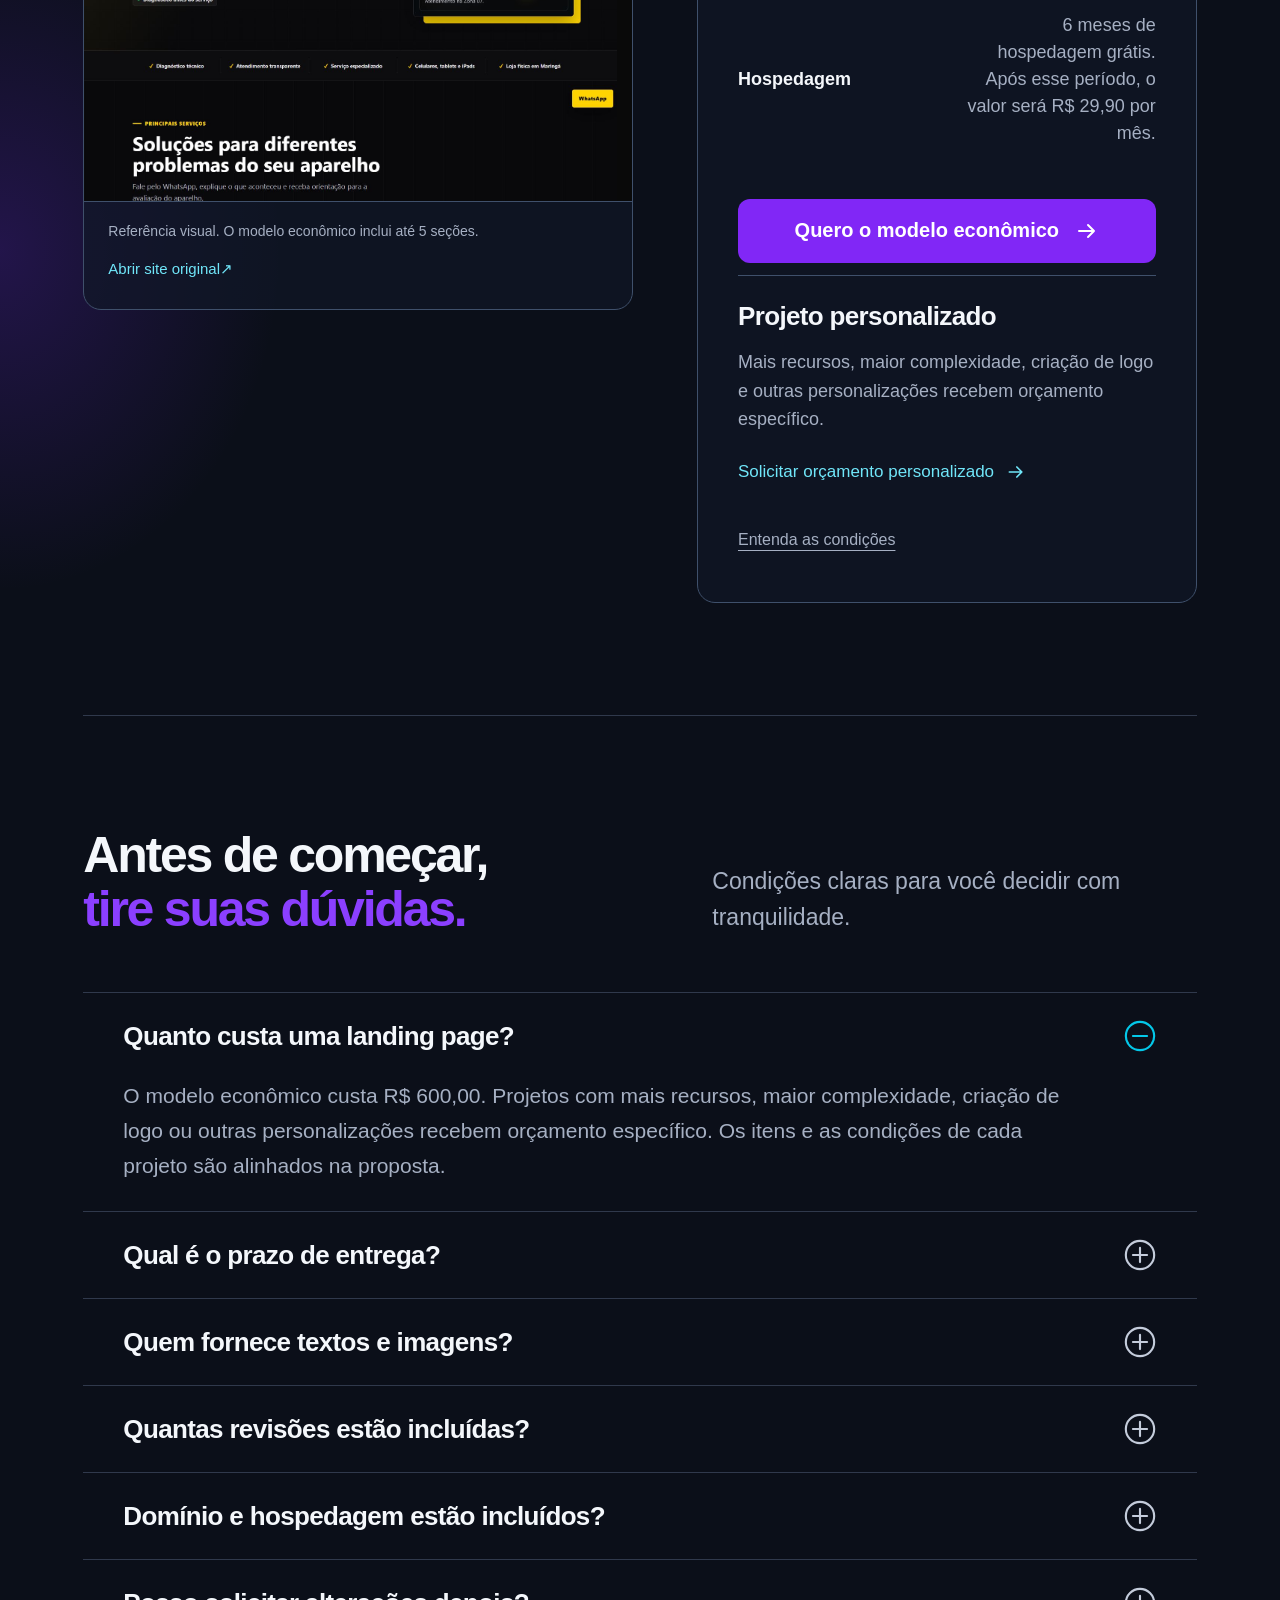
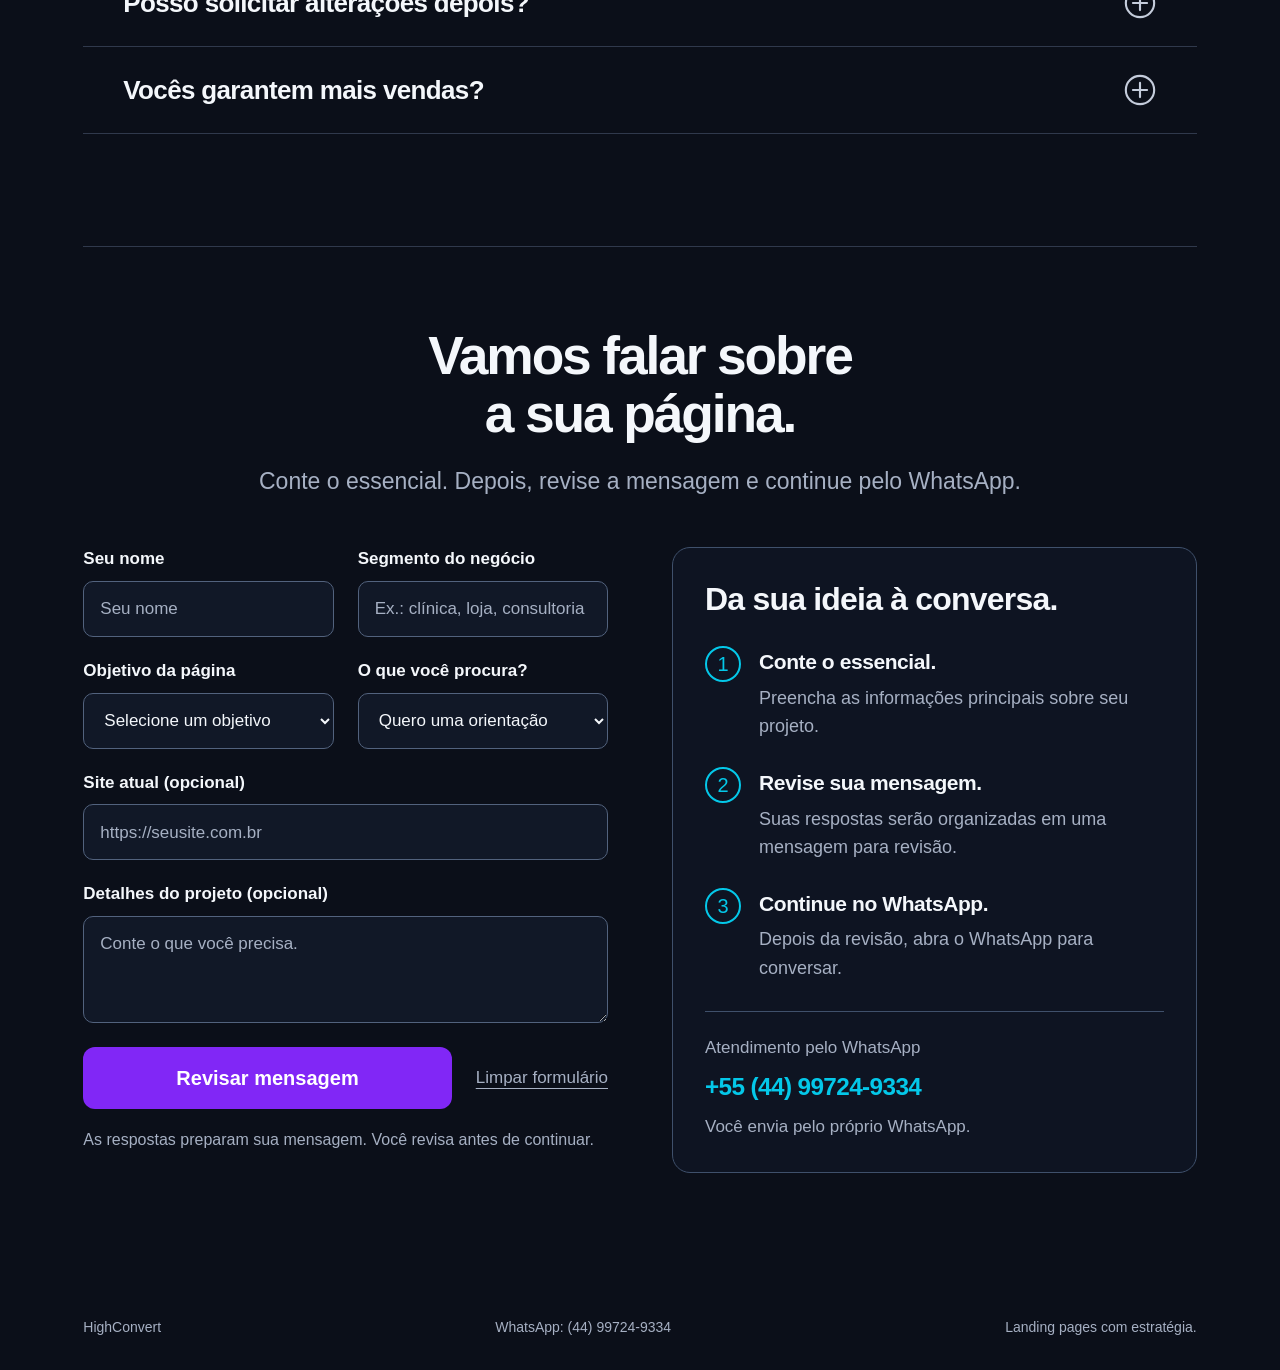
<file: highiconvert/index.html>
<!doctype html>
<html lang="pt-BR">
  <head>
    <meta charset="utf-8">
    <meta name="viewport" content="width=device-width, initial-scale=1">
    <meta name="color-scheme" content="dark">
    <meta name="theme-color" content="#0b0f19">
    <meta name="description" content="Landing pages rápidas, responsivas e pensadas para transformar visitas em contatos, orçamentos e oportunidades para o seu negócio.">
    <title>HighConvert | Landing pages com estratégia</title>
    <link rel="icon" href="data:,">
    <link rel="preload" as="image" href="./assets/images/hero-workspace.jpg">
    <link rel="stylesheet" href="./styles/tokens.css">
    <link rel="stylesheet" href="./styles/main.css">
    <link rel="stylesheet" href="./styles/simulator.css">
    <link rel="stylesheet" href="./styles/commercial.css">
    <link rel="stylesheet" href="./styles/quote.css">
    <script type="module" src="./scripts/simulator.js"></script>
    <script type="module" src="./scripts/quote.js"></script>
  </head>
  <body>
    <a class="skip-link" href="#conteudo">Pular para o conteúdo</a>
    <header class="site-header">
      <div class="container header-inner">
        <a class="wordmark" href="#conteudo" aria-label="HighConvert — início">HIGH<span>CONVERT</span></a>
        <nav aria-label="Navegação principal">
          <a class="nav-link" href="#proposta">A proposta
            <svg viewBox="0 0 24 24" fill="none" aria-hidden="true"><path d="M6 18 18 6M6 6h12v12"/></svg>
          </a>
        </nav>
      </div>
    </header>
    <main id="conteudo" tabindex="-1">
      <section class="hero" aria-labelledby="hero-title">
        <div class="container hero-content">
        <h1 id="hero-title"><span class="headline-line">Seu tráfego merece</span> <span class="headline-line">uma página feita</span> <span class="headline-line gradient-text">para converter.</span></h1>
        <p class="hero-description">Landing pages rápidas, responsivas e pensadas para transformar visitas em contatos, orçamentos e oportunidades para o seu negócio.</p>
        <div class="hero-actions">
          <a class="button button-primary" href="#orcamento">Pedir meu orçamento
            <svg viewBox="0 0 24 24" fill="none" aria-hidden="true"><path d="M4 12h15m-6-6 6 6-6 6"/></svg>
          </a>
          <a class="simulation-link" href="#simulador">Simular cenários
            <svg viewBox="0 0 24 24" fill="none" aria-hidden="true"><path d="M4 12h15m-6-6 6 6-6 6"/></svg>
          </a>
        </div>
        </div>
      </section>
      <section class="proposal container" id="proposta" aria-labelledby="proposal-title" tabindex="-1">
        <div class="proposal-visual">
          <h2 id="proposal-title">Uma página. Um objetivo.</h2>
          <img class="proposal-illustration" src="./assets/images/landing-page-illustration.svg" width="330" height="260" loading="lazy" decoding="async" alt="Ilustração de uma landing page em computador e celular, com destaque para o botão de ação.">
        </div>
        <div>
          <p>Uma landing page concentra a atenção no próximo passo: pedir um orçamento, agendar uma conversa ou iniciar uma compra. A mensagem da campanha, o conteúdo e a experiência da página precisam trabalhar na mesma direção.</p>
          <nav class="project-links" aria-label="Explore o projeto">
            <a href="#entregaveis">Entregáveis</a>
            <a href="#processo">Processo</a>
            <a href="#investimento">Investimento</a>
            <a href="#duvidas">Dúvidas</a>
            <a href="#orcamento">Orçamento</a>
          </nav>
        </div>
      </section>
      <section class="simulator container" id="simulador" aria-labelledby="simulator-title" tabindex="-1">
        <div class="simulator-heading">
          <h2 id="simulator-title">Simule o próximo passo.</h2>
          <p>Veja como diferentes taxas de conversão mudam a quantidade de ações geradas pela sua página.</p>
        </div>
        <noscript><p class="simulator-warning">Ative o JavaScript para usar o simulador. O cálculo é: visitas × taxa de conversão ÷ 100.</p></noscript>
        <div class="simulator-layout">
          <form id="simulation-form" novalidate aria-label="Cenários de conversão">
            <div class="simulation-field">
              <label for="simulation-goal">Objetivo da página</label>
              <select id="simulation-goal" aria-describedby="goal-error">
                <option value="contacts">Contatos</option>
                <option value="quotes">Pedidos de orçamento</option>
                <option value="bookings">Agendamentos</option>
                <option value="sales">Vendas</option>
              </select>
              <p class="field-error" id="goal-error" hidden></p>
            </div>
            <div class="simulation-field">
              <label for="simulation-visits">Visitas por mês</label>
              <input id="simulation-visits" type="number" inputmode="numeric" min="0" max="1000000" step="1" value="3000" required aria-describedby="visits-error">
              <p class="field-error" id="visits-error" hidden></p>
            </div>
            <div class="simulation-rate-fields">
              <div class="simulation-field">
                <label for="simulation-current">Conversão atual (%)</label>
                <input id="simulation-current" type="number" inputmode="decimal" min="0" max="100" step="0.01" value="1" required aria-describedby="current-error">
                <p class="field-error" id="current-error" hidden></p>
              </div>
              <div class="simulation-field">
                <label for="simulation-scenario">Cenário simulado (%)</label>
                <input id="simulation-scenario" type="number" inputmode="decimal" min="0" max="100" step="0.01" value="2" required aria-describedby="scenario-error">
                <p class="field-error" id="scenario-error" hidden></p>
              </div>
            </div>
            <p class="simulation-hint">Use números do seu negócio. As taxas são hipóteses.</p>
            <button class="reset-simulation" type="reset" id="simulation-reset" disabled>Restaurar exemplo</button>
          </form>
          <div class="simulation-panel">
            <h3>Seu cenário, em números.</h3>
            <p id="simulation-error" class="simulator-warning" role="alert" hidden>Confira os campos indicados para visualizar o cenário.</p>
            <div id="simulation-results" aria-live="polite" aria-atomic="true" hidden>
              <div class="simulation-stats">
                <div>
                  <p class="stat-label">Hoje</p>
                  <output class="stat-value" id="current-result"></output>
                  <p class="stat-unit" data-result-unit></p>
                </div>
                <div>
                  <p class="stat-label">No cenário</p>
                  <output class="stat-value scenario-value" id="scenario-result"></output>
                  <p class="stat-unit" data-result-unit></p>
                </div>
              </div>
              <div class="simulation-comparison">
                <p id="simulation-difference" class="simulation-difference"></p>
                <p id="simulation-context" class="simulation-context"></p>
              </div>
            </div>
            <p class="simulation-example">Valores iniciais são apenas um exemplo.</p>
          </div>
        </div>
        <div class="simulation-disclaimer">
          <p>Simulação ilustrativa, não uma previsão. Resultados dependem de tráfego, oferta, mercado e execução.</p>
          <p>Uma conversão é a ação selecionada. As quantidades são estimadas e podem aparecer fracionadas.</p>
        </div>
      </section>
      <section class="commercial-section container" id="entregaveis" aria-labelledby="deliverables-title" tabindex="-1">
        <div class="commercial-intro">
          <h2 class="commercial-title" id="deliverables-title">Uma página pensada para o seu objetivo.</h2>
          <p>O ponto de partida é o que você quer que o visitante faça. Os itens e integrações são definidos para esse objetivo e descritos na proposta.</p>
        </div>
        <ol class="deliverable-list" role="list">
          <li>
            <span class="deliverable-number" aria-hidden="true">01</span>
            <h3>Estrutura e conteúdo</h3>
            <p>Hierarquia das informações e caminho até a ação principal. Textos e imagens são alinhados no escopo.</p>
          </li>
          <li>
            <span class="deliverable-number" aria-hidden="true">02</span>
            <h3>Design responsivo</h3>
            <p>Organização visual para celular e computador, com foco em leitura e navegação.</p>
          </li>
          <li>
            <span class="deliverable-number" aria-hidden="true">03</span>
            <h3>Implementação e revisão</h3>
            <p>Construção da página e conferência dos links, campos e elementos previstos no projeto.</p>
          </li>
          <li>
            <span class="deliverable-number" aria-hidden="true">04</span>
            <h3>Integrações definidas no escopo</h3>
            <p>Formulário, WhatsApp e ferramentas de medição são avaliados conforme a necessidade do projeto.</p>
          </li>
        </ol>
      </section>
      <section class="commercial-section container process-section" id="processo" aria-labelledby="process-title" tabindex="-1">
        <h2 class="process-title" id="process-title"><span>Do briefing à</span> <span>página no ar.</span></h2>
        <p class="process-description">Você acompanha as decisões ao longo do projeto.</p>
        <ol class="process-timeline" role="list">
          <li>
            <span class="process-number" aria-hidden="true">01</span>
            <div><h3>Entender</h3><p>Alinhamos público, oferta e objetivo da página.</p></div>
          </li>
          <li>
            <span class="process-number" aria-hidden="true">02</span>
            <div><h3>Definir</h3><p>Organizamos a estrutura e os itens da proposta.</p></div>
          </li>
          <li>
            <span class="process-number" aria-hidden="true">03</span>
            <div><h3>Construir</h3><p>A página é construída a partir do escopo alinhado.</p></div>
          </li>
          <li>
            <span class="process-number" aria-hidden="true">04</span>
            <div><h3>Revisar e publicar</h3><p>Conferimos o projeto e alinhamos a publicação.</p></div>
          </li>
        </ol>
      </section>
      <section class="commercial-section container investment-section" id="investimento" aria-labelledby="investment-title" tabindex="-1">
        <div class="investment-intro">
          <h2 id="investment-title"><span>Um escopo claro.</span> <span>Um investimento</span> <span class="gradient-text">alinhado.</span></h2>
          <p>O modelo econômico atende a projetos de estrutura simples. Se a sua página precisar de mais recursos ou personalização, o investimento é definido em um orçamento específico.</p>
          <figure class="page-example">
            <figcaption class="page-example-heading">
              <span class="page-example-label">Exemplo de landing page</span>
              <span class="page-example-name">Free Cell</span>
            </figcaption>
            <p class="page-example-hint" id="page-example-hint">Role dentro da prévia para ver a página completa.</p>
            <div class="page-example-scroll" tabindex="0" role="region" aria-label="Prévia rolável da página Free Cell" aria-describedby="page-example-hint">
              <img src="./assets/examples/freecell-full-page.jpg" width="1425" height="9047" loading="lazy" decoding="async" alt="Captura completa do site Free Cell: abertura, serviços, processo de atendimento, galeria, informações da loja, localização, perguntas frequentes e rodapé.">
            </div>
            <div class="page-example-footer">
              <p>Referência visual. O modelo econômico inclui até 5 seções.</p>
              <a href="https://www.freecellmaringa.com.br/" target="_blank" rel="noopener noreferrer">Abrir site original <span aria-hidden="true">↗</span></a>
            </div>
          </figure>
        </div>
        <div class="investment-panel">
          <h3>Modelo econômico</h3>
          <p class="economic-price">R$ 600,00</p>
          <p class="economic-description">Para uma página com estrutura simples e escopo alinhado na proposta.</p>
          <dl class="investment-terms">
            <div><dt>Itens do modelo</dt><dd>Página personalizada nas cores da empresa, com até 5 seções. Exemplos: banner de topo, serviços, quem somos e contato/localização.</dd></div>
            <div><dt>Prazo e revisões</dt><dd>Entrega em 48 horas após o recebimento da logo e das informações do projeto enviadas pelo cliente. Inclui 3 revisões para alterações no projeto.</dd></div>
            <div><dt>Hospedagem</dt><dd>6 meses de hospedagem grátis. Após esse período, o valor será R$ 29,90 por mês.</dd></div>
          </dl>
          <a class="button button-primary investment-button" href="#orcamento" data-budget-choice="economic">Quero o modelo econômico
            <svg viewBox="0 0 24 24" fill="none" aria-hidden="true"><path d="M4 12h15m-6-6 6 6-6 6"/></svg>
          </a>
          <div class="custom-project">
            <h4>Projeto personalizado</h4>
            <p>Mais recursos, maior complexidade, criação de logo e outras personalizações recebem orçamento específico.</p>
            <a class="custom-budget-link" href="#orcamento" data-budget-choice="custom">Solicitar orçamento personalizado
              <svg viewBox="0 0 24 24" fill="none" aria-hidden="true"><path d="M4 12h15m-6-6 6 6-6 6"/></svg>
            </a>
          </div>
          <a class="investment-conditions" href="#duvidas">Entenda as condições</a>
        </div>
      </section>
      <section class="commercial-section container faq-section" id="duvidas" aria-labelledby="faq-title" tabindex="-1">
        <div class="commercial-intro faq-intro">
          <h2 class="commercial-title" id="faq-title"><span>Antes de começar,</span> <span class="faq-accent">tire suas dúvidas.</span></h2>
          <p>Condições claras para você decidir com tranquilidade.</p>
        </div>
        <div class="faq-list">
          <details open>
            <summary><h3>Quanto custa uma landing page?</h3><svg class="faq-icon" viewBox="0 0 24 24" fill="none" aria-hidden="true"><circle cx="12" cy="12" r="10"/><path d="M7 12h10"/><path class="faq-plus" d="M12 7v10"/></svg></summary>
            <p>O modelo econômico custa R$ 600,00. Projetos com mais recursos, maior complexidade, criação de logo ou outras personalizações recebem orçamento específico. Os itens e as condições de cada projeto são alinhados na proposta.</p>
          </details>
          <details>
            <summary><h3>Qual é o prazo de entrega?</h3><svg class="faq-icon" viewBox="0 0 24 24" fill="none" aria-hidden="true"><circle cx="12" cy="12" r="10"/><path d="M7 12h10"/><path class="faq-plus" d="M12 7v10"/></svg></summary>
            <p>No modelo econômico, a página é entregue em 48 horas após o recebimento da logo e das informações do projeto enviadas pelo cliente. Para projetos personalizados, o prazo é combinado na proposta.</p>
          </details>
          <details>
            <summary><h3>Quem fornece textos e imagens?</h3><svg class="faq-icon" viewBox="0 0 24 24" fill="none" aria-hidden="true"><circle cx="12" cy="12" r="10"/><path d="M7 12h10"/><path class="faq-plus" d="M12 7v10"/></svg></summary>
            <p>A responsabilidade pelos textos e imagens é alinhada no briefing e registrada na proposta.</p>
          </details>
          <details>
            <summary><h3>Quantas revisões estão incluídas?</h3><svg class="faq-icon" viewBox="0 0 24 24" fill="none" aria-hidden="true"><circle cx="12" cy="12" r="10"/><path d="M7 12h10"/><path class="faq-plus" d="M12 7v10"/></svg></summary>
            <p>O modelo econômico inclui 3 revisões para alterações no projeto. Para projetos personalizados, a quantidade de revisões e os limites de alteração são definidos na proposta. Mudanças de escopo são avaliadas à parte.</p>
          </details>
          <details>
            <summary><h3>Domínio e hospedagem estão incluídos?</h3><svg class="faq-icon" viewBox="0 0 24 24" fill="none" aria-hidden="true"><circle cx="12" cy="12" r="10"/><path d="M7 12h10"/><path class="faq-plus" d="M12 7v10"/></svg></summary>
            <p>O modelo econômico inclui 6 meses de hospedagem grátis. Após esse período, o valor será R$ 29,90 por mês. As condições de domínio são alinhadas na proposta. Para projetos personalizados, a hospedagem é definida conforme o escopo.</p>
          </details>
          <details>
            <summary><h3>Posso solicitar alterações depois?</h3><svg class="faq-icon" viewBox="0 0 24 24" fill="none" aria-hidden="true"><circle cx="12" cy="12" r="10"/><path d="M7 12h10"/><path class="faq-plus" d="M12 7v10"/></svg></summary>
            <p>O acesso, a manutenção e o suporte após a entrega são alinhados na proposta. Novas demandas podem ser orçadas separadamente.</p>
          </details>
          <details>
            <summary><h3>Vocês garantem mais vendas?</h3><svg class="faq-icon" viewBox="0 0 24 24" fill="none" aria-hidden="true"><circle cx="12" cy="12" r="10"/><path d="M7 12h10"/><path class="faq-plus" d="M12 7v10"/></svg></summary>
            <p>Não garantimos um número exato de vendas ou uma taxa específica de conversão. Porém, podemos comprovar que 100% dos clientes que atendemos tiveram um aumento substancial nas buscas por seus serviços e produtos.</p>
            <p>O resultado depende também da oferta, do tráfego e do mercado.</p>
            <p>Para obter um melhor desempenho, também oferecemos serviços de tráfego pago e Google Ads.</p>
            <p><a class="custom-budget-link" href="#orcamento">Solicite um atendimento dos nossos consultores <span aria-hidden="true">→</span></a></p>
          </details>
        </div>
      </section>
      <section class="quote-section container" id="orcamento" aria-labelledby="quote-title" tabindex="-1">
        <div class="quote-heading">
          <h2 id="quote-title"><span>Vamos falar sobre</span> <span>a sua página.</span></h2>
          <p>Conte o essencial. Depois, revise a mensagem e continue pelo WhatsApp.</p>
        </div>
        <noscript><p class="quote-noscript">Para continuar sem o formulário, <a href="https://wa.me/5544997249334" target="_blank" rel="noopener noreferrer">fale diretamente pelo WhatsApp</a>.</p></noscript>
        <div class="quote-layout">
          <form id="quote-form" novalidate aria-label="Pedido de orçamento">
            <p class="quote-error-summary" id="quote-error-summary" role="alert" hidden>Confira os campos indicados antes de revisar a mensagem.</p>
            <div class="quote-field-grid">
              <div class="quote-field">
                <label for="quote-name">Seu nome</label>
                <input id="quote-name" type="text" required maxlength="80" autocomplete="name" placeholder="Seu nome" aria-describedby="quote-name-error">
                <p class="quote-field-error" id="quote-name-error" hidden></p>
              </div>
              <div class="quote-field">
                <label for="quote-segment">Segmento do negócio</label>
                <input id="quote-segment" type="text" required maxlength="120" placeholder="Ex.: clínica, loja, consultoria" aria-describedby="quote-segment-error">
                <p class="quote-field-error" id="quote-segment-error" hidden></p>
              </div>
              <div class="quote-field">
                <label for="quote-goal">Objetivo da página</label>
                <select id="quote-goal" required aria-describedby="quote-goal-error">
                  <option value="">Selecione um objetivo</option>
                  <option value="contacts">Contatos</option>
                  <option value="quotes">Pedidos de orçamento</option>
                  <option value="bookings">Agendamentos</option>
                  <option value="sales">Vendas</option>
                </select>
                <p class="quote-field-error" id="quote-goal-error" hidden></p>
              </div>
              <div class="quote-field">
                <label for="quote-interest">O que você procura?</label>
                <select id="quote-interest" aria-describedby="quote-interest-error">
                  <option value="guidance">Quero uma orientação</option>
                  <option value="economic">Econômico — R$ 600,00</option>
                  <option value="custom">Personalizado — sob orçamento</option>
                </select>
                <p class="quote-field-error" id="quote-interest-error" hidden></p>
              </div>
              <div class="quote-field quote-field-wide">
                <label for="quote-website">Site atual (opcional)</label>
                <input id="quote-website" type="text" inputmode="url" maxlength="2048" autocomplete="url" placeholder="https://seusite.com.br" aria-describedby="quote-website-error">
                <p class="quote-field-error" id="quote-website-error" hidden></p>
              </div>
              <div class="quote-field quote-field-wide">
                <label for="quote-notes">Detalhes do projeto (opcional)</label>
                <textarea id="quote-notes" rows="3" maxlength="800" placeholder="Conte o que você precisa." aria-describedby="quote-notes-error"></textarea>
                <p class="quote-field-error" id="quote-notes-error" hidden></p>
              </div>
            </div>
            <div class="quote-actions">
              <button class="button button-primary quote-submit" id="quote-submit" type="submit" disabled>Revisar mensagem</button>
              <button class="quote-reset" type="reset">Limpar formulário</button>
            </div>
            <p class="quote-hint">As respostas preparam sua mensagem. Você revisa antes de continuar.</p>
          </form>
          <aside class="quote-panel" aria-labelledby="quote-panel-title">
            <h3 id="quote-panel-title">Da sua ideia à conversa.</h3>
            <div id="quote-guide">
              <ol class="quote-guide-list" role="list">
                <li><span aria-hidden="true">1</span><div><h4>Conte o essencial.</h4><p>Preencha as informações principais sobre seu projeto.</p></div></li>
                <li><span aria-hidden="true">2</span><div><h4>Revise sua mensagem.</h4><p>Suas respostas serão organizadas em uma mensagem para revisão.</p></div></li>
                <li><span aria-hidden="true">3</span><div><h4>Continue no WhatsApp.</h4><p>Depois da revisão, abra o WhatsApp para conversar.</p></div></li>
              </ol>
              <div class="quote-contact">
                <p>Atendimento pelo WhatsApp</p>
                <strong data-contact-number>+55 (44) 99724-9334</strong>
                <p>Você envia pelo próprio WhatsApp.</p>
              </div>
            </div>
            <div id="quote-review" tabindex="-1" aria-labelledby="quote-panel-title" hidden>
              <p class="quote-review-note">A mensagem ainda não foi enviada.</p>
              <label class="quote-draft-label" for="quote-draft">Mensagem para revisar</label>
              <textarea id="quote-draft" class="quote-draft" readonly rows="10" spellcheck="false"></textarea>
              <p class="quote-destination">Destino: <strong data-contact-number>+55 (44) 99724-9334</strong></p>
              <a class="button button-primary quote-continue" id="quote-continue" target="_blank" rel="noopener noreferrer">Continuar no WhatsApp
                <svg viewBox="0 0 24 24" fill="none" aria-hidden="true"><path d="M4 12h15m-6-6 6 6-6 6"/></svg>
              </a>
              <p class="quote-hint">Você revisa e envia a mensagem no WhatsApp.</p>
            </div>
            <p id="quote-status" class="quote-status" role="status"></p>
          </aside>
        </div>
      </section>
    </main>
    <footer class="site-footer container">
      <span>HighConvert</span>
      <a class="footer-whatsapp" href="https://wa.me/5544997249334" target="_blank" rel="noopener noreferrer">WhatsApp: (44) 99724-9334</a>
      <span>Landing pages com estratégia.</span>
    </footer>
  </body>
</html>
</file>
<file: css/style.css>
:root {
  --yellow: #ffd400;
  --yellow-soft: #ffe46b;
  --black: #09090b;
  --dark: #111114;
  --card: #17171c;
  --border: #2d2d34;
  --white: #ffffff;
  --muted: #b8b8c0;
  --muted-strong: #d8d8de;
  --success: #27c46b;
  --radius: 8px;
  --radius-sm: 6px;
  --container: 1180px;
  --header-height: 74px;
  --shadow: 0 18px 48px rgba(0, 0, 0, .32);
}

* {
  box-sizing: border-box;
}

html {
  scroll-behavior: smooth;
  scroll-padding-top: calc(var(--header-height) + 24px);
}

body {
  min-width: 320px;
  margin: 0;
  color: var(--white);
  background:
    linear-gradient(180deg, rgba(255, 255, 255, .035), transparent 320px),
    linear-gradient(90deg, rgba(255, 255, 255, .025) 1px, transparent 1px),
    var(--black);
  background-size: auto, 80px 80px, auto;
  font-family: Inter, ui-sans-serif, system-ui, -apple-system, BlinkMacSystemFont, "Segoe UI", sans-serif;
  line-height: 1.6;
  overflow-x: hidden;
}

body.menu-open {
  overflow: hidden;
}

img,
svg {
  display: block;
  max-width: 100%;
}

img {
  height: auto;
}

a {
  color: inherit;
}

button,
a {
  -webkit-tap-highlight-color: transparent;
}

button {
  font: inherit;
}

:focus-visible {
  outline: 3px solid var(--yellow);
  outline-offset: 4px;
}

.skip-link {
  position: fixed;
  top: 12px;
  left: 12px;
  z-index: 999;
  padding: 10px 14px;
  color: var(--black);
  background: var(--yellow);
  border-radius: var(--radius-sm);
  font-weight: 800;
  transform: translateY(-160%);
}

.skip-link:focus {
  transform: translateY(0);
}

.container {
  width: min(calc(100% - 40px), var(--container));
  margin-inline: auto;
}

.section {
  padding: 96px 0;
}

.section-soft {
  background:
    linear-gradient(180deg, rgba(255, 255, 255, .035), rgba(255, 255, 255, .015)),
    var(--dark);
  border-block: 1px solid rgba(255, 255, 255, .07);
}

.section-heading {
  max-width: 720px;
  margin-bottom: 42px;
}

.section-heading-center {
  margin-inline: auto;
  text-align: center;
}

.section-heading-center .eyebrow {
  justify-content: center;
}

.eyebrow {
  display: inline-flex;
  align-items: center;
  gap: 9px;
  margin: 0 0 14px;
  color: var(--yellow);
  font-size: .82rem;
  font-weight: 850;
  letter-spacing: .08em;
  text-transform: uppercase;
}

.eyebrow::before {
  width: 24px;
  height: 3px;
  background: var(--yellow);
  border-radius: 99px;
  content: "";
}

h1,
h2,
h3,
p,
dl,
dd {
  margin-top: 0;
}

h1,
h2,
h3 {
  line-height: 1.08;
  letter-spacing: 0;
}

h1 {
  max-width: 760px;
  margin-bottom: 22px;
  font-size: clamp(2.5rem, 6vw, 4.95rem);
}

h2 {
  margin-bottom: 16px;
  font-size: clamp(1.85rem, 4vw, 3.25rem);
}

h3 {
  margin-bottom: 10px;
  font-size: 1.12rem;
}

.lead {
  max-width: 690px;
  color: var(--muted);
  font-size: clamp(1.02rem, 1.5vw, 1.2rem);
}

.text-yellow {
  color: var(--yellow);
}

.btn {
  display: inline-flex;
  min-height: 50px;
  align-items: center;
  justify-content: center;
  gap: 10px;
  padding: 12px 18px;
  border: 1px solid transparent;
  border-radius: var(--radius);
  font-weight: 820;
  line-height: 1.2;
  text-align: center;
  text-decoration: none;
  cursor: pointer;
  transition: transform .18s ease, border-color .18s ease, background-color .18s ease, color .18s ease;
}

.btn:hover {
  transform: translateY(-2px);
}

.btn-primary {
  color: #080808;
  background: var(--yellow);
  box-shadow: 0 14px 34px rgba(255, 212, 0, .16);
}

.btn-primary:hover {
  background: var(--yellow-soft);
}

.btn-secondary {
  color: var(--white);
  background: rgba(255, 255, 255, .035);
  border-color: var(--border);
}

.btn-secondary:hover {
  border-color: rgba(255, 212, 0, .72);
}

.site-header {
  position: fixed;
  inset: 0 0 auto;
  z-index: 100;
  height: var(--header-height);
  background: rgba(9, 9, 11, .9);
  border-bottom: 1px solid rgba(255, 255, 255, .08);
  backdrop-filter: blur(16px);
}

.header-inner {
  display: flex;
  height: 100%;
  align-items: center;
  justify-content: space-between;
  gap: 20px;
}

.brand {
  display: inline-flex;
  align-items: center;
  gap: 11px;
  color: var(--white);
  font-weight: 900;
  text-decoration: none;
}

.brand-mark {
  display: grid;
  width: 46px;
  height: 46px;
  place-items: center;
  color: var(--black);
  background: var(--white);
  border-radius: 50%;
  font-size: .9rem;
  font-weight: 950;
  overflow: hidden;
}

.brand-mark img {
  width: 100%;
  height: 100%;
  object-fit: contain;
}

.brand-text strong {
  display: block;
  font-size: 1.14rem;
  line-height: 1;
}

.brand-text small {
  display: block;
  margin-top: 4px;
  color: var(--muted);
  font-size: .68rem;
  font-weight: 760;
  letter-spacing: .05em;
  text-transform: uppercase;
}

.nav {
  display: flex;
  align-items: center;
  gap: 22px;
}

.nav a:not(.btn) {
  color: #dedee4;
  font-size: .92rem;
  font-weight: 720;
  text-decoration: none;
}

.nav a:not(.btn):hover {
  color: var(--yellow);
}

.menu-toggle {
  display: none;
  width: 46px;
  height: 46px;
  place-items: center;
  padding: 0;
  color: var(--white);
  background: var(--card);
  border: 1px solid var(--border);
  border-radius: var(--radius);
  cursor: pointer;
}

.menu-toggle span {
  display: block;
  width: 20px;
  height: 2px;
  background: currentColor;
  border-radius: 99px;
}

.hero {
  position: relative;
  padding: calc(var(--header-height) + 76px) 0 82px;
  background:
    linear-gradient(115deg, rgba(255, 212, 0, .09), transparent 34%),
    linear-gradient(180deg, #0f0f12 0%, var(--black) 100%);
  border-bottom: 1px solid rgba(255, 255, 255, .07);
  overflow: hidden;
}

.hero::after {
  position: absolute;
  inset: 0;
  background-image:
    linear-gradient(rgba(255, 255, 255, .04) 1px, transparent 1px),
    linear-gradient(90deg, rgba(255, 255, 255, .035) 1px, transparent 1px);
  background-size: 42px 42px;
  content: "";
  opacity: .26;
  pointer-events: none;
}

.hero-grid {
  position: relative;
  z-index: 1;
  display: grid;
  grid-template-columns: minmax(0, 1.05fr) minmax(300px, .78fr);
  align-items: center;
  gap: 58px;
  min-height: 590px;
}

.hero-copy {
  max-width: 760px;
}

.hero-actions {
  display: flex;
  flex-wrap: wrap;
  gap: 12px;
  margin: 32px 0 24px;
}

.hero-facts {
  display: flex;
  flex-wrap: wrap;
  gap: 10px;
  margin: 0;
  padding: 0;
  list-style: none;
}

.hero-facts li {
  display: inline-flex;
  align-items: center;
  min-height: 34px;
  padding: 6px 11px;
  color: var(--muted-strong);
  background: rgba(255, 255, 255, .055);
  border: 1px solid rgba(255, 255, 255, .08);
  border-radius: var(--radius-sm);
  font-size: .86rem;
  font-weight: 760;
}

.hero-facts li::before {
  width: 8px;
  height: 8px;
  margin-right: 8px;
  background: var(--success);
  border-radius: 50%;
  content: "";
}

.hero-media {
  position: relative;
  max-width: 430px;
  margin: 0 0 0 auto;
}

.hero-media img {
  width: 100%;
  aspect-ratio: 382 / 510;
  object-fit: cover;
  border: 1px solid rgba(255, 255, 255, .13);
  border-radius: var(--radius);
  box-shadow: var(--shadow);
}

.hero-media::before {
  position: absolute;
  inset: 22px -18px -18px 28px;
  z-index: -1;
  background: var(--yellow);
  border-radius: var(--radius);
  content: "";
}

.hero-media figcaption {
  position: absolute;
  right: 16px;
  bottom: 16px;
  left: 16px;
  padding: 14px;
  color: var(--white);
  background: rgba(9, 9, 11, .84);
  border: 1px solid rgba(255, 255, 255, .12);
  border-radius: var(--radius);
  backdrop-filter: blur(12px);
}

.hero-media figcaption strong,
.hero-media figcaption span {
  display: block;
}

.hero-media figcaption span {
  margin-top: 2px;
  color: var(--muted);
  font-size: .88rem;
}

.trust-strip {
  background: #0d0d10;
  border-bottom: 1px solid rgba(255, 255, 255, .07);
}

.trust-list {
  display: grid;
  grid-template-columns: repeat(5, 1fr);
  margin: 0;
  padding: 20px 0;
  list-style: none;
}

.trust-list li {
  display: flex;
  align-items: center;
  justify-content: center;
  gap: 8px;
  padding: 9px 14px;
  color: #e1e1e6;
  border-right: 1px solid rgba(255, 255, 255, .08);
  font-size: .86rem;
  font-weight: 780;
  text-align: center;
}

.trust-list li:last-child {
  border-right: 0;
}

.trust-list li::before {
  color: var(--yellow);
  content: "✓";
}

.services-grid {
  display: grid;
  grid-template-columns: repeat(4, 1fr);
  gap: 16px;
}

.service-card,
.step,
.gallery-item,
.institutional-panel,
.reviews-card,
.location-card,
.map-card,
details {
  background:
    linear-gradient(145deg, rgba(255, 255, 255, .045), transparent 55%),
    var(--card);
  border: 1px solid var(--border);
  border-radius: var(--radius);
}

.service-card {
  display: flex;
  min-height: 244px;
  flex-direction: column;
  padding: 22px;
  transition: transform .18s ease, border-color .18s ease;
}

.service-card:hover {
  border-color: rgba(255, 212, 0, .62);
  transform: translateY(-3px);
}

.service-icon {
  display: grid;
  width: 42px;
  height: 42px;
  margin-bottom: 20px;
  place-items: center;
  color: var(--black);
  background: var(--yellow);
  border-radius: var(--radius-sm);
  font-size: 1.22rem;
  font-weight: 900;
}

.service-card p {
  color: var(--muted);
  font-size: .94rem;
}

.service-link {
  display: inline-flex;
  align-items: center;
  width: fit-content;
  margin-top: auto;
  color: var(--yellow);
  font-size: .9rem;
  font-weight: 820;
  text-decoration: none;
}

.service-link::after {
  margin-left: 7px;
  content: "→";
}

.steps {
  display: grid;
  grid-template-columns: repeat(4, 1fr);
  gap: 18px;
}

.step {
  min-height: 218px;
  padding: 26px;
}

.step-number {
  display: inline-flex;
  align-items: center;
  justify-content: center;
  min-width: 44px;
  height: 34px;
  margin-bottom: 24px;
  color: var(--black);
  background: var(--yellow);
  border-radius: var(--radius-sm);
  font-weight: 920;
}

.step p {
  color: var(--muted);
}

.gallery-grid {
  display: grid;
  grid-template-columns: repeat(3, 1fr);
  gap: 18px;
}

.gallery-item {
  position: relative;
  min-height: 0;
  margin: 0;
  overflow: hidden;
}

.gallery-item[hidden] {
  display: none;
}

.gallery-item img {
  width: 100%;
  aspect-ratio: 4 / 5;
  height: auto;
  object-fit: cover;
}

.gallery-item figcaption {
  position: absolute;
  right: 12px;
  bottom: 12px;
  left: 12px;
  padding: 10px 12px;
  color: var(--white);
  background: rgba(9, 9, 11, .84);
  border: 1px solid rgba(255, 255, 255, .12);
  border-radius: var(--radius-sm);
  font-size: .84rem;
  font-weight: 760;
  backdrop-filter: blur(10px);
}

.gallery-actions {
  display: flex;
  justify-content: center;
  margin-top: 28px;
}

.two-columns {
  display: grid;
  grid-template-columns: minmax(0, 1fr) minmax(310px, .92fr);
  align-items: center;
  gap: 64px;
}

.feature-list,
.tip-list {
  display: grid;
  margin: 30px 0 0;
  padding: 0;
  gap: 12px;
  list-style: none;
}

.feature-list li,
.tip-list li {
  display: grid;
  grid-template-columns: auto 1fr;
  gap: 12px;
  padding: 16px;
  color: #e5e5ea;
  background: rgba(255, 255, 255, .045);
  border: 1px solid var(--border);
  border-radius: var(--radius);
}

.feature-list li {
  grid-template-columns: 1fr;
}

.feature-list strong,
.tip-list strong {
  color: var(--yellow);
}

.feature-list span,
.tip-list span {
  color: var(--muted);
}

.institutional-panel {
  position: relative;
  margin: 0;
  overflow: hidden;
}

.institutional-panel img {
  width: 100%;
  aspect-ratio: 4 / 5;
  object-fit: cover;
}

.institutional-panel::after {
  position: absolute;
  inset: 48% 0 0;
  background: linear-gradient(transparent, rgba(0, 0, 0, .88));
  content: "";
}

.institutional-panel figcaption {
  position: absolute;
  right: 22px;
  bottom: 22px;
  left: 22px;
  z-index: 1;
}

.institutional-panel strong,
.institutional-panel span {
  display: block;
}

.institutional-panel strong {
  font-size: 1.25rem;
}

.institutional-panel span {
  color: var(--muted);
}

.reviews-card {
  display: grid;
  grid-template-columns: minmax(0, 1fr) auto;
  align-items: center;
  gap: 34px;
  padding: 38px;
  border-color: rgba(255, 212, 0, .28);
}

.review-actions {
  display: flex;
  flex-wrap: wrap;
  gap: 10px;
  justify-content: flex-end;
}

.location-grid {
  display: grid;
  grid-template-columns: minmax(300px, .78fr) minmax(0, 1.22fr);
  gap: 24px;
}

.location-card,
.map-card {
  overflow: hidden;
}

.location-photo {
  width: 100%;
  aspect-ratio: 382 / 300;
  object-fit: cover;
}

.location-content {
  padding: 28px;
}

.contact-list {
  display: grid;
  gap: 16px;
  margin-bottom: 0;
}

.contact-list div {
  padding-top: 16px;
  border-top: 1px solid rgba(255, 255, 255, .08);
}

.contact-list dt {
  margin-bottom: 4px;
  color: var(--white);
  font-weight: 850;
}

.contact-list dd {
  margin-left: 0;
  color: var(--muted);
}

.location-actions {
  display: flex;
  flex-wrap: wrap;
  gap: 10px;
  margin-top: 26px;
}

.map-card iframe {
  width: 100%;
  height: 100%;
  min-height: 610px;
  border: 0;
  filter: grayscale(.18) contrast(1.02);
}

.faq-list {
  max-width: 900px;
  margin: 0 auto;
}

details {
  overflow: hidden;
}

details + details {
  margin-top: 12px;
}

summary {
  position: relative;
  min-height: 62px;
  padding: 20px 54px 20px 22px;
  font-weight: 820;
  cursor: pointer;
  list-style: none;
}

summary::-webkit-details-marker {
  display: none;
}

summary::after {
  position: absolute;
  top: 50%;
  right: 22px;
  color: var(--yellow);
  font-size: 1.45rem;
  content: "+";
  transform: translateY(-50%);
}

details[open] summary::after {
  content: "–";
}

.faq-answer {
  padding: 0 22px 22px;
  color: var(--muted);
}

.final-cta {
  padding: 56px 34px;
  color: var(--black);
  text-align: center;
  background:
    linear-gradient(135deg, rgba(255, 255, 255, .4), transparent 45%),
    var(--yellow);
  border-radius: var(--radius);
}

.final-cta h2 {
  margin-inline: auto;
  max-width: 760px;
}

.final-cta p {
  max-width: 620px;
  margin: 0 auto 22px;
  color: rgba(9, 9, 11, .78);
  font-size: clamp(1.02rem, 1.5vw, 1.2rem);
}

.final-cta .btn {
  color: var(--white);
  background: var(--black);
}

.site-footer {
  padding: 66px 0 104px;
  background: #070708;
  border-top: 1px solid rgba(255, 255, 255, .08);
}

.footer-grid {
  display: grid;
  grid-template-columns: 1.25fr .7fr .85fr;
  gap: 54px;
}

.footer-about {
  max-width: 430px;
  margin: 22px 0 0;
  color: var(--muted);
}

.footer-links {
  display: grid;
  align-content: start;
  gap: 10px;
  color: var(--muted);
}

.footer-links h3 {
  margin-bottom: 8px;
  color: var(--white);
  font-size: .84rem;
  letter-spacing: .08em;
  text-transform: uppercase;
}

.footer-links a,
.footer-button {
  width: fit-content;
  padding: 0;
  color: var(--muted);
  background: none;
  border: 0;
  font-size: .92rem;
  text-align: left;
  text-decoration: none;
  cursor: pointer;
}

.footer-links a:hover,
.footer-button:hover {
  color: var(--yellow);
}

.copyright {
  display: flex;
  justify-content: space-between;
  gap: 18px;
  margin-top: 46px;
  padding-top: 24px;
  color: #85858e;
  border-top: 1px solid rgba(255, 255, 255, .08);
  font-size: .84rem;
}

.floating-whatsapp {
  position: fixed;
  right: 22px;
  bottom: 22px;
  z-index: 80;
  display: inline-flex;
  min-height: 54px;
  align-items: center;
  justify-content: center;
  padding: 0 18px;
  color: var(--black);
  background: var(--yellow);
  border: 3px solid var(--black);
  border-radius: var(--radius);
  box-shadow: 0 15px 35px rgba(0, 0, 0, .38);
  font-size: .9rem;
  font-weight: 900;
  text-decoration: none;
}

.mobile-action-bar {
  display: none;
}

dialog {
  width: min(calc(100% - 30px), 650px);
  max-height: 85vh;
  padding: 0;
  color: var(--white);
  background: var(--card);
  border: 1px solid var(--border);
  border-radius: var(--radius);
  box-shadow: var(--shadow);
}

dialog::backdrop {
  background: rgba(0, 0, 0, .76);
  backdrop-filter: blur(5px);
}

.dialog-inner {
  padding: 28px;
}

.dialog-header {
  display: flex;
  align-items: center;
  justify-content: space-between;
  gap: 18px;
}

.dialog-close {
  display: grid;
  width: 42px;
  height: 42px;
  flex: 0 0 auto;
  place-items: center;
  color: var(--white);
  background: #202026;
  border: 1px solid var(--border);
  border-radius: var(--radius-sm);
  cursor: pointer;
}

.dialog-inner p {
  color: var(--muted);
}

@media (max-width: 1120px) {
  .services-grid {
    grid-template-columns: repeat(3, 1fr);
  }

  .trust-list {
    grid-template-columns: repeat(3, 1fr);
  }

  .trust-list li:nth-child(3) {
    border-right: 0;
  }
}

@media (max-width: 900px) {
  :root {
    --header-height: 68px;
  }

  .nav {
    position: fixed;
    inset: var(--header-height) 0 auto;
    display: none;
    max-height: calc(100vh - var(--header-height));
    align-items: stretch;
    padding: 20px;
    overflow-y: auto;
    background: #0c0c0e;
    border-bottom: 1px solid var(--border);
  }

  .nav.open {
    display: grid;
  }

  .nav a:not(.btn) {
    padding: 12px 4px;
    font-size: 1.04rem;
  }

  .menu-toggle {
    display: grid;
  }

  .hero {
    padding-top: calc(var(--header-height) + 52px);
  }

  .hero-grid,
  .two-columns,
  .location-grid,
  .footer-grid {
    grid-template-columns: 1fr;
  }

  .hero-grid {
    min-height: 0;
    gap: 42px;
  }

  .hero-media {
    width: min(100%, 440px);
    margin-inline: auto;
  }

  .steps,
  .gallery-grid {
    grid-template-columns: repeat(2, 1fr);
  }

  .map-card iframe {
    min-height: 430px;
  }

  .reviews-card {
    grid-template-columns: 1fr;
  }

  .review-actions {
    justify-content: flex-start;
  }

  .copyright {
    flex-direction: column;
  }
}

@media (max-width: 680px) {
  .container {
    width: min(calc(100% - 28px), var(--container));
  }

  .section {
    padding: 72px 0;
  }

  .hero {
    padding-top: calc(var(--header-height) + 42px);
    padding-bottom: 58px;
  }

  h1 {
    font-size: clamp(2.35rem, 11vw, 3.6rem);
  }

  h2 {
    font-size: clamp(1.72rem, 8vw, 2.45rem);
  }

  .brand-text small {
    display: none;
  }

  .hero-actions,
  .hero-actions .btn,
  .location-actions,
  .location-actions .btn,
  .review-actions,
  .review-actions .btn {
    width: 100%;
  }

  .hero-grid {
    gap: 30px;
  }

  .hero-facts {
    display: none;
  }

  .trust-list,
  .services-grid,
  .steps,
  .gallery-grid {
    grid-template-columns: 1fr;
  }

  .trust-list li {
    justify-content: flex-start;
    border-right: 0;
    border-bottom: 1px solid rgba(255, 255, 255, .07);
  }

  .trust-list li:last-child {
    border-bottom: 0;
  }

  .hero-media::before {
    inset: 16px -8px -8px 14px;
  }

  .hero-media {
    width: 100%;
  }

  .hero-media img {
    aspect-ratio: 16 / 10;
    object-position: center 36%;
  }

  .service-card {
    min-height: auto;
  }

  .reviews-card {
    padding: 26px;
  }

  .final-cta {
    padding: 44px 20px;
  }

  .floating-whatsapp {
    display: none;
  }

  .mobile-action-bar {
    position: fixed;
    inset: auto 0 0;
    z-index: 90;
    display: grid;
    grid-template-columns: 1.15fr .85fr;
    gap: 8px;
    padding: 9px 12px calc(9px + env(safe-area-inset-bottom));
    background: rgba(8, 8, 10, .95);
    border-top: 1px solid var(--border);
    backdrop-filter: blur(16px);
  }

  .mobile-action-bar .btn {
    min-height: 48px;
    padding-inline: 10px;
    font-size: .86rem;
  }

  .site-footer {
    padding-bottom: 144px;
  }
}

@media (max-width: 390px) {
  .mobile-action-bar .btn {
    font-size: .8rem;
  }
}

@media (prefers-reduced-motion: reduce) {
  html {
    scroll-behavior: auto;
  }

  *,
  *::before,
  *::after {
    scroll-behavior: auto !important;
    transition-duration: .01ms !important;
    animation-duration: .01ms !important;
    animation-iteration-count: 1 !important;
  }
}
</file>
<file: highiconvert/styles/tokens.css>
:root {
  color-scheme: dark;
  --color-bg: #0b0f19;
  --color-text: #f4f7fb;
  --color-muted: #a6b0c3;
  --color-border: #30394c;
  --color-purple: #7c3aed;
  --color-cyan: #06b6d4;
  --font-sans: Inter, Arial, Helvetica, sans-serif;
  --content-width: 1336px;
  --gutter: clamp(24px, 6.51vw, 100px);
  --button-radius: 18px;
}
</file>
<file: highiconvert/styles/main.css>
* { box-sizing: border-box; }
html { scroll-behavior: smooth; }
body {
  margin: 0;
  min-width: 280px;
  color: var(--color-text);
  background:
    radial-gradient(ellipse 430px 420px at 100% 27%, #064b7085, transparent 85%),
    radial-gradient(ellipse 330px 400px at 0% 65%, #5220ad55, transparent 85%),
    var(--color-bg);
  font-family: var(--font-sans);
  -webkit-font-smoothing: antialiased;
}
a { color: inherit; text-decoration: none; }
svg { width: 24px; height: 24px; flex: 0 0 auto; stroke: currentColor; stroke-width: 2; stroke-linecap: round; stroke-linejoin: round; }
.container { width: calc(100% - var(--gutter) * 2); max-width: var(--content-width); margin-inline: auto; }
.site-header { border-bottom: 1px solid var(--color-border); }
.header-inner { min-height: 76px; display: flex; align-items: center; justify-content: space-between; gap: 24px; }
.wordmark { font-size: 24px; font-weight: 800; letter-spacing: -1.1px; line-height: 1; }
.wordmark span { color: #04c8e9; }
.nav-link { display: inline-flex; align-items: center; gap: 16px; font-size: 17px; line-height: 1.4; }
.nav-link svg { width: 22px; height: 22px; }
.hero {
  padding-top: 110px;
  padding-bottom: 94px;
  background-image:
    linear-gradient(0deg, #0b0f19 0%, #0b0f1900 55%),
    linear-gradient(90deg, #0b0f19e6 0%, #0b0f19d6 55%, #0b0f19a8 100%),
    url('../assets/images/hero-workspace.jpg');
  background-size: cover;
  background-position: center;
  background-repeat: no-repeat;
}
h1 { margin: 0; max-width: 1200px; font-size: clamp(45px, 6.38vw, 98px); font-weight: 800; line-height: .985; letter-spacing: -.048em; }
.headline-line { display: block; }
.gradient-text { width: fit-content; background: linear-gradient(100deg, #8427fb 5%, #7032f6 31%, #087ef6 65%, #04c8e9 95%); -webkit-background-clip: text; background-clip: text; color: transparent; }
.hero-description { max-width: 950px; margin: 36px 0 0; font-size: 27px; line-height: 1.38; font-weight: 400; color: var(--color-muted); }
.button { display: inline-flex; justify-content: center; align-items: center; gap: 22px; min-height: 70px; padding: 18px 30px; border-radius: var(--button-radius); font-size: 22px; font-weight: 600; line-height: 1.35; transition: background-color .18s ease, transform .18s ease; }
.button-primary { margin-top: 38px; background: #8127f6; color: #fff; }
.button-primary:hover { background: #7130de; transform: translateY(-2px); }
.nav-link:hover { color: #70e6f9; }
.proposal { display: grid; grid-template-columns: 1fr 1fr; gap: 72px; padding-top: 56px; border-top: 1px solid var(--color-border); scroll-margin-top: 28px; }
.proposal h2 { margin: 0; font-size: 40px; line-height: 1.2; font-weight: 750; letter-spacing: -.038em; }
.proposal-visual { min-width: 0; }
.proposal-illustration { display: block; width: 330px; max-width: 100%; height: auto; margin: 24px auto 0; }
.proposal p { margin: 0; font-size: 21px; line-height: 1.38; color: var(--color-muted); }
.site-footer { display: flex; justify-content: space-between; gap: 24px; padding-top: 44px; padding-bottom: 32px; font-size: 14px; line-height: 1.5; color: var(--color-muted); }
:focus-visible { outline: 3px solid #70e6f9; outline-offset: 6px; border-radius: 4px; }
main:focus, .proposal:focus { outline: none; }
.skip-link { position: fixed; top: 12px; left: 24px; z-index: 5; padding: 14px 20px; border-radius: 8px; color: #fff; background: #5720a9; transform: translateY(-180%); }
.skip-link:focus { transform: translateY(0); }
@media (max-width: 1000px) {
  .hero { padding-top: 90px; padding-bottom: 80px; }
  .hero-description { max-width: 750px; font-size: 23px; }
  .proposal { gap: 40px; }
  .proposal h2 { font-size: 30px; }
  .proposal p { font-size: 18px; }
}
@media (max-width: 600px) {
  .header-inner { min-height: 76px; gap: 18px; }
  .wordmark { font-size: 20px; letter-spacing: -.8px; }
  .nav-link { font-size: 14px; gap: 8px; }
  .nav-link svg { width: 18px; height: 18px; }
  .hero { padding-top: 76px; padding-bottom: 64px; background-position: 63% center; }
  h1 { font-size: clamp(40px, 10.9vw, 63px); line-height: 1.06; letter-spacing: -.052em; }
  .headline-line { display: inline; }
  .gradient-text { display: inline; box-decoration-break: clone; -webkit-box-decoration-break: clone; }
  .hero-description { margin-top: 28px; font-size: 18px; line-height: 1.6; }
  .button { max-width: 100%; min-height: 60px; padding: 16px 24px; gap: 18px; font-size: 18px; border-radius: 14px; }
  .button-primary { margin-top: 30px; }
  .proposal { grid-template-columns: 1fr; gap: 22px; padding-top: 36px; }
  .proposal h2 { font-size: 28px; }
  .proposal-illustration { width: 280px; margin-top: 20px; }
  .proposal p { font-size: 18px; line-height: 1.6; }
  .site-footer { flex-direction: column; gap: 8px; padding-top: 42px; font-size: 13px; }
}
@media (max-width: 340px) {
  .wordmark { font-size: 17px; }
  .nav-link { font-size: 12px; }
  h1 { font-size: 36px; }
}
@media (prefers-reduced-motion: reduce) {
  html { scroll-behavior: auto; }
  .button { transition: none; }
  .button-primary:hover { transform: none; }
}
</file>
<file: highiconvert/styles/simulator.css>
[hidden] { display: none !important; }
.hero-actions { display: flex; align-items: center; flex-wrap: wrap; gap: 26px 36px; margin-top: 38px; }
.hero-actions .button-primary { margin-top: 0; }
.simulation-link { display: inline-flex; align-items: center; gap: 12px; min-height: 48px; font-size: 18px; color: var(--color-muted); }
.simulation-link:hover { color: var(--color-text); }
.simulator { margin-top: 100px; padding-top: 64px; padding-bottom: 40px; border-top: 1px solid var(--color-border); scroll-margin-top: 24px; }
.simulator-heading h2 { margin: 0; font-size: clamp(38px, 5.2vw, 80px); font-weight: 800; line-height: 1.08; letter-spacing: -.045em; }
.simulator-heading > p { margin: 22px 0 0; color: var(--color-muted); font-size: 26px; line-height: 1.5; }
.simulator-layout { display: grid; grid-template-columns: 1fr 1fr; gap: 48px; margin-top: 60px; align-items: start; }
.simulation-field { min-width: 0; margin-bottom: 26px; }
.simulation-field label { display: block; margin-bottom: 12px; font-size: 21px; font-weight: 600; line-height: 1.4; }
.simulation-field input, .simulation-field select { display: block; width: 100%; min-height: 62px; border: 1px solid #52627d; border-radius: 10px; padding: 14px 20px; background: #111827; color: var(--color-text); font: 400 22px/1.4 var(--font-sans); }
.simulation-field select { padding-right: 38px; }
.simulation-field input[aria-invalid="true"], .simulation-field select[aria-invalid="true"] { border-color: #fda4af; }
.simulation-rate-fields { display: grid; grid-template-columns: 1fr 1fr; gap: 24px; }
.simulation-hint { margin: -2px 0 28px; color: var(--color-muted); font-size: 18px; line-height: 1.5; }
.reset-simulation { min-height: 56px; border: 1px solid var(--color-muted); border-radius: 9px; padding: 14px 26px; background: transparent; color: var(--color-muted); font: 600 17px/1.4 var(--font-sans); cursor: pointer; }
.reset-simulation:hover { color: var(--color-text); border-color: var(--color-text); }
.reset-simulation:disabled { cursor: default; opacity: .5; }
.simulation-panel { min-width: 0; padding: 36px; border: 1px solid #3f506b; border-radius: 18px; background: #111827b3; }
.simulation-panel h3 { margin: 0 0 38px; font-size: 36px; line-height: 1.2; letter-spacing: -.025em; }
.simulation-stats { display: grid; grid-template-columns: 1fr 1fr; gap: 22px; }
.simulation-stats > div { min-width: 0; }
.simulation-stats > div + div { padding-left: 24px; border-left: 1px solid var(--color-border); }
.stat-label, .stat-unit { margin: 0; font-size: 21px; line-height: 1.4; color: var(--color-muted); }
.stat-value { display: block; margin: 6px 0 0; font-size: clamp(44px, 5.6vw, 86px); font-weight: 800; letter-spacing: -.05em; line-height: 1.05; white-space: nowrap; }
.stat-value[data-compact="true"] { font-size: clamp(26px, 3vw, 46px); line-height: 1.3; letter-spacing: -.04em; }
.scenario-value { color: #04c8e9; }
.simulation-comparison { border-top: 1px solid #3f506b; margin-top: 32px; padding-top: 24px; }
.simulation-difference { margin: 0; font-size: clamp(28px, 2.65vw, 40px); line-height: 1.2; font-weight: 700; letter-spacing: -.025em; color: #04c8e9; overflow-wrap: anywhere; }
.simulation-difference[data-direction="down"], .simulation-difference[data-direction="same"] { color: var(--color-text); }
.simulation-context { margin: 16px 0 0; color: var(--color-muted); font-size: 20px; line-height: 1.5; }
.simulation-example { margin: 36px 0 0; color: var(--color-muted); font-size: 17px; line-height: 1.5; }
.simulation-disclaimer { margin-top: 50px; color: var(--color-muted); font-size: 17px; line-height: 1.6; text-align: center; }
.simulation-disclaimer p { margin: 8px 0; }
.field-error { margin: 10px 0 0; color: #fda4af; font-size: 16px; line-height: 1.5; }
.simulator-warning { color: #fda4af; font-size: 18px; line-height: 1.6; }
@media (max-width: 1100px) {
  .simulator-layout { gap: 32px; }
  .simulation-panel { padding: 28px; }
  .simulation-panel h3 { font-size: 28px; }
  .simulation-field label { font-size: 17px; }
  .simulation-rate-fields { gap: 18px; }
  .stat-label, .stat-unit { font-size: 17px; }
  .simulation-context { font-size: 18px; }
}
@media (max-width: 800px) {
  .simulator-layout { grid-template-columns: 1fr; gap: 40px; }
  .simulator-heading > p { font-size: 21px; }
  .stat-value { font-size: 72px; }
  .stat-value[data-compact="true"] { font-size: 40px; }
}
@media (max-width: 600px) {
  .hero-actions { margin-top: 30px; gap: 18px; }
  .simulation-link { font-size: 17px; }
  .simulator { margin-top: 64px; padding-top: 36px; padding-bottom: 24px; }
  .simulator-heading > p { margin-top: 20px; font-size: 18px; line-height: 1.6; }
  .simulator-layout { margin-top: 36px; }
  .simulation-field { margin-bottom: 24px; }
  .simulation-field label { font-size: 17px; }
  .simulation-field input, .simulation-field select { font-size: 20px; padding-inline: 16px; }
  .simulation-rate-fields { gap: 16px; }
  .simulation-hint { font-size: 16px; }
  .simulation-panel { padding: 24px; }
  .simulation-panel h3 { font-size: 27px; margin-bottom: 30px; }
  .simulation-stats { gap: 16px; }
  .simulation-stats > div + div { padding-left: 16px; }
  .stat-value { font-size: clamp(44px, 15.4vw, 60px); }
  .stat-value[data-compact="true"] { font-size: clamp(18px, 5.3vw, 28px); }
  .stat-label, .stat-unit { font-size: 16px; }
  .simulation-difference { font-size: 28px; }
  .simulation-context { font-size: 17px; }
  .simulation-example, .simulation-disclaimer { font-size: 15px; }
  .simulation-disclaimer { margin-top: 32px; text-align: left; }
}
@media (max-width: 380px) {
  .simulation-rate-fields { grid-template-columns: 1fr; gap: 0; }
  .simulation-panel { padding: 20px; }
  .simulation-stats { gap: 12px; }
  .simulation-stats > div + div { padding-left: 12px; }
}
</file>
<file: highiconvert/styles/commercial.css>
.project-links { display: flex; flex-wrap: wrap; gap: 8px 26px; margin-top: 24px; }
.project-links a { display: inline-flex; align-items: center; min-height: 44px; color: #70e6f9; font-size: 17px; line-height: 1.4; }
.project-links a:hover { text-decoration: underline; text-underline-offset: 5px; }
.commercial-section { padding-block: 112px; border-top: 1px solid var(--color-border); scroll-margin-top: 24px; }
.commercial-section:focus { outline: none; }
.commercial-intro { display: grid; grid-template-columns: 1.15fr 1fr; gap: 72px; align-items: center; }
.commercial-title { margin: 0; font-size: clamp(38px, 3.91vw, 60px); line-height: 1.08; letter-spacing: -.045em; font-weight: 800; }
.commercial-intro > p { margin: 0; color: var(--color-muted); font-size: 23px; line-height: 1.6; }
.deliverable-list { margin: 64px 0 0; padding: 0; list-style: none; }
.deliverable-list li { display: grid; grid-template-columns: 64px 1.1fr 1fr; gap: 32px; align-items: start; padding-block: 38px; border-top: 1px solid var(--color-border); }
.deliverable-list li:last-child { padding-bottom: 0; }
.deliverable-number { padding-top: 4px; color: #04c8e9; font-size: 28px; line-height: 1.3; font-weight: 700; }
.deliverable-list h3 { margin: 0; font-size: 34px; line-height: 1.25; letter-spacing: -.03em; }
.deliverable-list p { margin: 0; color: var(--color-muted); font-size: 22px; line-height: 1.6; }
.process-title { margin: 0; font-size: clamp(42px, 5.2vw, 80px); line-height: 1.05; letter-spacing: -.045em; font-weight: 800; }
.process-title > span { display: block; }
.process-description { margin: 26px 0 0; color: var(--color-muted); font-size: 26px; line-height: 1.5; }
.process-timeline { position: relative; display: grid; grid-template-columns: repeat(4,minmax(0,1fr)); gap: 32px; margin: 72px 0 0; padding: 0; list-style: none; }
.process-timeline::before { content: ''; position: absolute; top: 22px; left: 22px; right: 0; height: 1px; background: #62708a; }
.process-timeline li { position: relative; min-width: 0; }
.process-number { position: relative; display: flex; justify-content: center; align-items: center; width: 44px; height: 44px; border-radius: 50%; background: #7c3aed; color: #fff; font-size: 18px; font-weight: 700; line-height: 1; }
.process-timeline h3 { margin: 30px 0 16px; font-size: 29px; line-height: 1.2; letter-spacing: -.03em; }
.process-timeline p { margin: 0; color: var(--color-muted); font-size: 21px; line-height: 1.6; }
.investment-section { display: grid; grid-template-columns: 1.1fr 1fr; align-items: start; gap: 64px; }
.investment-intro { min-width: 0; }
.investment-intro h2 { margin: 0; font-size: clamp(38px, 4.17vw, 64px); line-height: 1.1; letter-spacing: -.04em; font-weight: 800; }
.investment-intro h2 > span { display: block; }
.investment-intro > p { margin: 32px 0 0; color: var(--color-muted); font-size: 23px; line-height: 1.6; }
.page-example { margin: 36px 0 0; border: 1px solid #3f506b; border-radius: 18px; background: #111827b3; }
.page-example-heading { display: flex; align-items: center; justify-content: space-between; flex-wrap: wrap; gap: 8px 20px; padding: 22px 24px 0; }
.page-example-label { color: var(--color-text); font-size: 18px; font-weight: 650; line-height: 1.4; }
.page-example-name { color: #70e6f9; font-size: 15px; line-height: 1.4; }
.page-example-hint { margin: 8px 24px 20px; color: var(--color-muted); font-size: 15px; line-height: 1.5; }
.page-example-scroll { height: 460px; overflow-y: scroll; overflow-x: hidden; scrollbar-gutter: stable; scrollbar-width: auto; scrollbar-color: #8b65dc #172033; border-block: 1px solid #3f506b; background: #090909; }
.page-example-scroll::-webkit-scrollbar { width: 12px; }
.page-example-scroll::-webkit-scrollbar-track { background: #172033; }
.page-example-scroll::-webkit-scrollbar-thumb { background: #8b65dc; border: 3px solid #172033; border-radius: 8px; }
.page-example-scroll::-webkit-scrollbar-thumb:hover { background: #b299ed; }
.page-example-scroll img { display: block; width: 100%; height: auto; }
.page-example-footer { padding: 18px 24px; }
.page-example-footer p { margin: 0; color: var(--color-muted); font-size: 14px; line-height: 1.6; }
.page-example-footer a { display: inline-flex; align-items: center; min-height: 44px; margin-top: 4px; color: #70e6f9; font-size: 15px; line-height: 1.4; }
.page-example-footer a:hover { text-decoration: underline; text-underline-offset: 4px; }
.investment-panel { min-width: 0; padding: 40px; background: #111827b3; border: 1px solid #3f506b; border-radius: 18px; }
.investment-panel h3 { margin: 0 0 18px; font-size: 36px; line-height: 1.2; letter-spacing: -.025em; }
.economic-price { margin: 0; font-size: clamp(44px, 4.17vw, 64px); font-weight: 800; line-height: 1.1; letter-spacing: -.04em; color: #04c8e9; }
.economic-description { margin: 22px 0 16px; color: var(--color-muted); font-size: 19px; line-height: 1.6; }
.investment-terms { margin: 0; }
.investment-terms > div { display: grid; grid-template-columns: 1fr 1fr; gap: 22px; align-items: center; padding-block: 24px; border-bottom: 1px solid #3f506b; }
.investment-terms > div:last-child { border-bottom: 0; }
.investment-terms dt { font-size: 18px; font-weight: 600; line-height: 1.5; }
.investment-terms dd { margin: 0; color: var(--color-muted); font-size: 18px; line-height: 1.5; text-align: right; }
.investment-button { width: 100%; min-height: 64px; margin-top: 28px; padding-inline: 20px; gap: 16px; font-size: 20px; border-radius: 12px; }
.custom-project { border-top: 1px solid #3f506b; margin-top: 12px; padding-top: 24px; }
.custom-project h4 { margin: 0; font-size: 26px; line-height: 1.3; letter-spacing: -.025em; }
.custom-project p { margin: 14px 0 0; color: var(--color-muted); font-size: 18px; line-height: 1.6; }
.faq-intro { align-items: end; }
.faq-intro h2 > span { display: block; }
.faq-accent { color: #8b3fff; }
.faq-list { margin-top: 56px; }
.faq-list details { border-top: 1px solid var(--color-border); }
.faq-list details:last-child { border-bottom: 1px solid var(--color-border); }
.faq-list summary { display: flex; align-items: center; justify-content: space-between; min-height: 86px; gap: 28px; padding: 24px 40px; cursor: pointer; list-style: none; }
.faq-list summary::-webkit-details-marker { display: none; }
.faq-list summary h3 { margin: 0; font-size: 26px; font-weight: 650; line-height: 1.35; letter-spacing: -.025em; }
.faq-list summary:hover h3 { color: #70e6f9; }
.faq-icon { width: 34px; height: 34px; color: #c4ccdb; stroke-width: 1.5; }
.faq-list details[open] .faq-icon { color: #04c8e9; }
.faq-list details[open] .faq-plus { display: none; }
.faq-list details > p { margin: 0; padding: 0 112px 28px 40px; color: var(--color-muted); font-size: 21px; line-height: 1.65; }
@media (max-width: 1100px) {
  .commercial-intro { gap: 40px; }
  .commercial-intro > p, .investment-intro > p { font-size: 20px; }
  .deliverable-list li { grid-template-columns: 44px 1fr 1fr; gap: 24px; }
  .deliverable-list h3 { font-size: 28px; }
  .deliverable-list p { font-size: 19px; }
  .process-timeline { gap: 24px; }
  .process-timeline h3 { font-size: 24px; }
  .process-timeline p { font-size: 18px; }
  .investment-section { gap: 36px; }
  .investment-panel { padding: 28px; }
  .investment-panel h3 { font-size: 29px; }
  .investment-terms > div { grid-template-columns: 1fr; gap: 8px; padding-block: 18px; }
  .investment-terms dd { text-align: left; }
  .investment-button { font-size: 18px; }
}
@media (max-width: 900px) {
  .commercial-intro, .investment-section { grid-template-columns: 1fr; gap: 32px; }
  .commercial-intro > p { max-width: 680px; }
  .commercial-title { max-width: 740px; }
  .process-timeline { grid-template-columns: 1fr; gap: 36px; margin-top: 48px; }
  .process-timeline::before { display: none; }
  .process-timeline li { display: grid; grid-template-columns: 44px 1fr; gap: 24px; }
  .process-timeline li:not(:last-child)::before { content: ''; position: absolute; top: 44px; bottom: -36px; left: 22px; width: 1px; background: #62708a; }
  .process-timeline h3 { margin: 4px 0 12px; font-size: 27px; }
  .process-timeline p { max-width: 580px; font-size: 20px; }
  .investment-intro h2 { max-width: 760px; }
  .investment-terms > div { grid-template-columns: 1fr 1fr; gap: 22px; }
  .investment-terms dd { text-align: right; }
}
@media (max-width: 600px) {
  .commercial-section { padding-block: 64px; }
  .commercial-intro { gap: 26px; }
  .commercial-title { font-size: 38px; line-height: 1.12; }
  .commercial-intro > p, .investment-intro > p { font-size: 18px; line-height: 1.65; }
  .deliverable-list { margin-top: 36px; }
  .deliverable-list li { grid-template-columns: 34px 1fr; gap: 16px; padding-block: 28px; }
  .deliverable-number { font-size: 22px; padding-top: 1px; }
  .deliverable-list h3 { font-size: 25px; }
  .deliverable-list p { grid-column: 2; margin-top: -4px; font-size: 18px; }
  .process-title { font-size: 44px; line-height: 1.1; }
  .process-description { font-size: 20px; margin-top: 24px; }
  .process-timeline li { gap: 20px; }
  .process-timeline h3 { font-size: 25px; }
  .process-timeline p { font-size: 18px; }
  .investment-intro h2 { font-size: 38px; }
  .page-example-heading { padding: 20px 18px 0; }
  .page-example-hint { margin: 8px 18px 18px; }
  .page-example-scroll { height: 420px; }
  .page-example-footer { padding: 14px 18px; }
  .investment-panel { padding: 24px; }
  .investment-panel h3 { font-size: 28px; }
  .investment-terms > div { grid-template-columns: 1fr; gap: 8px; }
  .investment-terms dt, .investment-terms dd { font-size: 17px; text-align: left; }
  .investment-button { min-height: 60px; font-size: 17px; gap: 10px; padding-inline: 16px; }
  .economic-description, .custom-project p { font-size: 17px; }
  .custom-project h4 { font-size: 24px; }
  .faq-list { margin-top: 36px; }
  .faq-list summary { min-height: 76px; gap: 18px; padding: 24px 0; }
  .faq-list summary h3 { font-size: 21px; }
  .faq-icon { width: 28px; height: 28px; }
  .faq-list details > p { padding: 0 0 26px; font-size: 18px; line-height: 1.65; }
}
@media (max-width: 360px) {
  .commercial-title, .investment-intro h2 { font-size: 34px; }
  .process-title { font-size: 38px; }
  .investment-panel { padding: 20px; }
  .investment-button { font-size: 16px; padding-inline: 12px; gap: 8px; }
}
</file>
<file: highiconvert/styles/quote.css>
.custom-budget-link { display: inline-flex; align-items: center; gap: 12px; min-height: 44px; margin-top: 16px; color: #70e6f9; font-size: 17px; line-height: 1.5; }
.custom-budget-link svg { width: 20px; height: 20px; }
.investment-conditions { display: inline-flex; align-items: center; min-height: 44px; margin-top: 24px; color: var(--color-muted); font-size: 16px; text-decoration: underline; text-underline-offset: 5px; }
.quote-section { padding-block: 80px 100px; border-top: 1px solid var(--color-border); scroll-margin-top: 24px; }
.quote-section:focus, #quote-review:focus { outline: none; }
.quote-heading { text-align: center; }
.quote-heading h2 { margin: 0; font-size: clamp(40px,4.17vw,64px); line-height: 1.08; font-weight: 800; letter-spacing: -.04em; }
.quote-heading h2 > span { display: block; }
.quote-heading > p { margin: 22px 0 0; color: var(--color-muted); font-size: 23px; line-height: 1.5; }
.quote-layout { display: grid; grid-template-columns: 1fr 1fr; gap: 64px; margin-top: 48px; align-items: start; }
.quote-field-grid { display: grid; grid-template-columns: 1fr 1fr; gap: 22px 24px; }
.quote-field { min-width: 0; }
.quote-field-wide { grid-column: 1 / -1; }
.quote-field label { display: block; margin-bottom: 10px; font-size: 17px; line-height: 1.4; font-weight: 600; }
.quote-field input, .quote-field select, .quote-field textarea { display: block; width: 100%; min-width: 0; min-height: 56px; padding: 14px 16px; border: 1px solid #52627d; border-radius: 10px; background: #111827; color: var(--color-text); font: 400 17px/1.5 var(--font-sans); }
.quote-field select { padding-right: 30px; }
.quote-field textarea { min-height: 104px; resize: vertical; }
.quote-field input::placeholder, .quote-field textarea::placeholder { color: var(--color-muted); opacity: 1; }
.quote-field [aria-invalid="true"] { border-color: #fda4af; }
.quote-field-error, .quote-error-summary { margin: 10px 0 0; color: #fda4af; font-size: 16px; line-height: 1.5; }
.quote-error-summary { margin: 0 0 24px; }
.quote-actions { display: flex; flex-wrap: wrap; align-items: center; gap: 18px 24px; margin-top: 24px; }
.quote-submit { flex: 1 1 250px; min-height: 62px; margin-top: 0; border: 0; padding: 16px 24px; font: 600 20px/1.5 var(--font-sans); cursor: pointer; border-radius: 12px; }
.quote-submit:disabled { opacity: .5; cursor: default; }
.quote-reset { border: 0; background: transparent; padding: 12px 0; color: var(--color-muted); font: 400 17px/1.5 var(--font-sans); text-decoration: underline; text-underline-offset: 5px; cursor: pointer; }
.quote-reset:hover { color: var(--color-text); }
.quote-hint { margin: 18px 0 0; color: var(--color-muted); font-size: 16px; line-height: 1.6; }
.quote-panel { min-width: 0; padding: 32px; border: 1px solid #3f506b; border-radius: 18px; background: #111827b3; }
.quote-panel h3 { margin: 0 0 28px; font-size: 32px; line-height: 1.2; letter-spacing: -.025em; }
.quote-guide-list { display: grid; gap: 26px; list-style: none; margin: 0; padding: 0; }
.quote-guide-list li { display: grid; grid-template-columns: 36px minmax(0,1fr); gap: 18px; }
.quote-guide-list li > span { display: flex; justify-content: center; align-items: center; width: 36px; height: 36px; border: 2px solid #04c8e9; border-radius: 50%; color: #04c8e9; font-size: 20px; line-height: 1; }
.quote-guide-list h4 { margin: 2px 0 8px; font-size: 21px; line-height: 1.3; letter-spacing: -.02em; }
.quote-guide-list p { margin: 0; color: var(--color-muted); font-size: 18px; line-height: 1.6; }
.quote-contact { border-top: 1px solid #3f506b; margin-top: 28px; padding-top: 22px; }
.quote-contact p { margin: 0; color: var(--color-muted); font-size: 17px; line-height: 1.6; }
.quote-contact strong { display: block; margin-block: 10px; color: #04c8e9; font-size: clamp(20px,1.9vw,29px); line-height: 1.3; letter-spacing: -.025em; }
.quote-review-note { margin: -12px 0 22px; color: var(--color-muted); font-size: 18px; line-height: 1.5; }
.quote-draft-label { display: block; margin-bottom: 10px; color: var(--color-muted); font-size: 16px; line-height: 1.5; }
.quote-draft { display: block; width: 100%; min-height: 300px; padding: 18px; border: 1px solid #52627d; border-radius: 10px; background: #111827; color: var(--color-text); font: 400 16px/1.6 var(--font-sans); resize: vertical; overflow-wrap: anywhere; }
.quote-destination { margin: 22px 0 0; color: var(--color-muted); font-size: 17px; line-height: 1.6; }
.quote-destination strong { color: var(--color-text); white-space: nowrap; }
.quote-continue { width: 100%; min-height: 62px; margin-top: 22px; gap: 12px; padding-inline: 16px; font-size: 19px; border-radius: 12px; }
.quote-status { margin: 22px 0 0; color: #70e6f9; font-size: 16px; line-height: 1.6; }
.quote-status:empty { display: none; }
.quote-noscript { margin: 24px 0 0; color: var(--color-muted); line-height: 1.6; }
.quote-noscript a, .footer-whatsapp:hover { color: #70e6f9; text-decoration: underline; text-underline-offset: 5px; }
@media (max-width: 1100px) {
  .quote-layout { gap: 32px; }
  .quote-panel { padding: 28px; }
  .quote-field-grid { gap: 22px 18px; }
  .quote-field input, .quote-field select { font-size: 16px; padding-inline: 12px; }
  .quote-panel h3 { font-size: 29px; }
}
@media (max-width: 900px) {
  .quote-layout { grid-template-columns: 1fr; gap: 40px; }
}
@media (max-width: 600px) {
  .quote-section { padding-block: 64px; }
  .quote-heading { text-align: left; }
  .quote-heading h2 { font-size: 38px; line-height: 1.12; }
  .quote-heading > p { font-size: 19px; line-height: 1.6; }
  .quote-layout { margin-top: 36px; }
  .quote-field-grid { grid-template-columns: 1fr; }
  .quote-field input, .quote-field select, .quote-field textarea { font-size: 17px; }
  .quote-submit { flex-basis: 100%; font-size: 19px; }
  .quote-panel { padding: 24px; }
  .quote-panel h3 { font-size: 28px; }
  .quote-guide-list li { grid-template-columns: 32px minmax(0,1fr); gap: 14px; }
  .quote-guide-list li > span { width: 32px; height: 32px; font-size: 18px; }
  .quote-guide-list h4 { font-size: 19px; }
  .quote-guide-list p { font-size: 17px; }
  .quote-contact strong { font-size: 22px; }
  .quote-draft { padding: 14px; min-height: 360px; }
  .quote-destination { font-size: 16px; }
  .quote-continue { font-size: 17px; gap: 8px; }
}
@media (max-width: 360px) {
  .quote-heading h2 { font-size: 34px; }
  .quote-panel { padding: 20px; }
  .quote-panel h3 { font-size: 26px; }
  .quote-contact strong { font-size: 19px; }
  .quote-destination strong { white-space: normal; }
  .quote-continue { font-size: 16px; padding-inline: 10px; }
  .quote-continue svg { width: 18px; height: 18px; }
}
</file>
